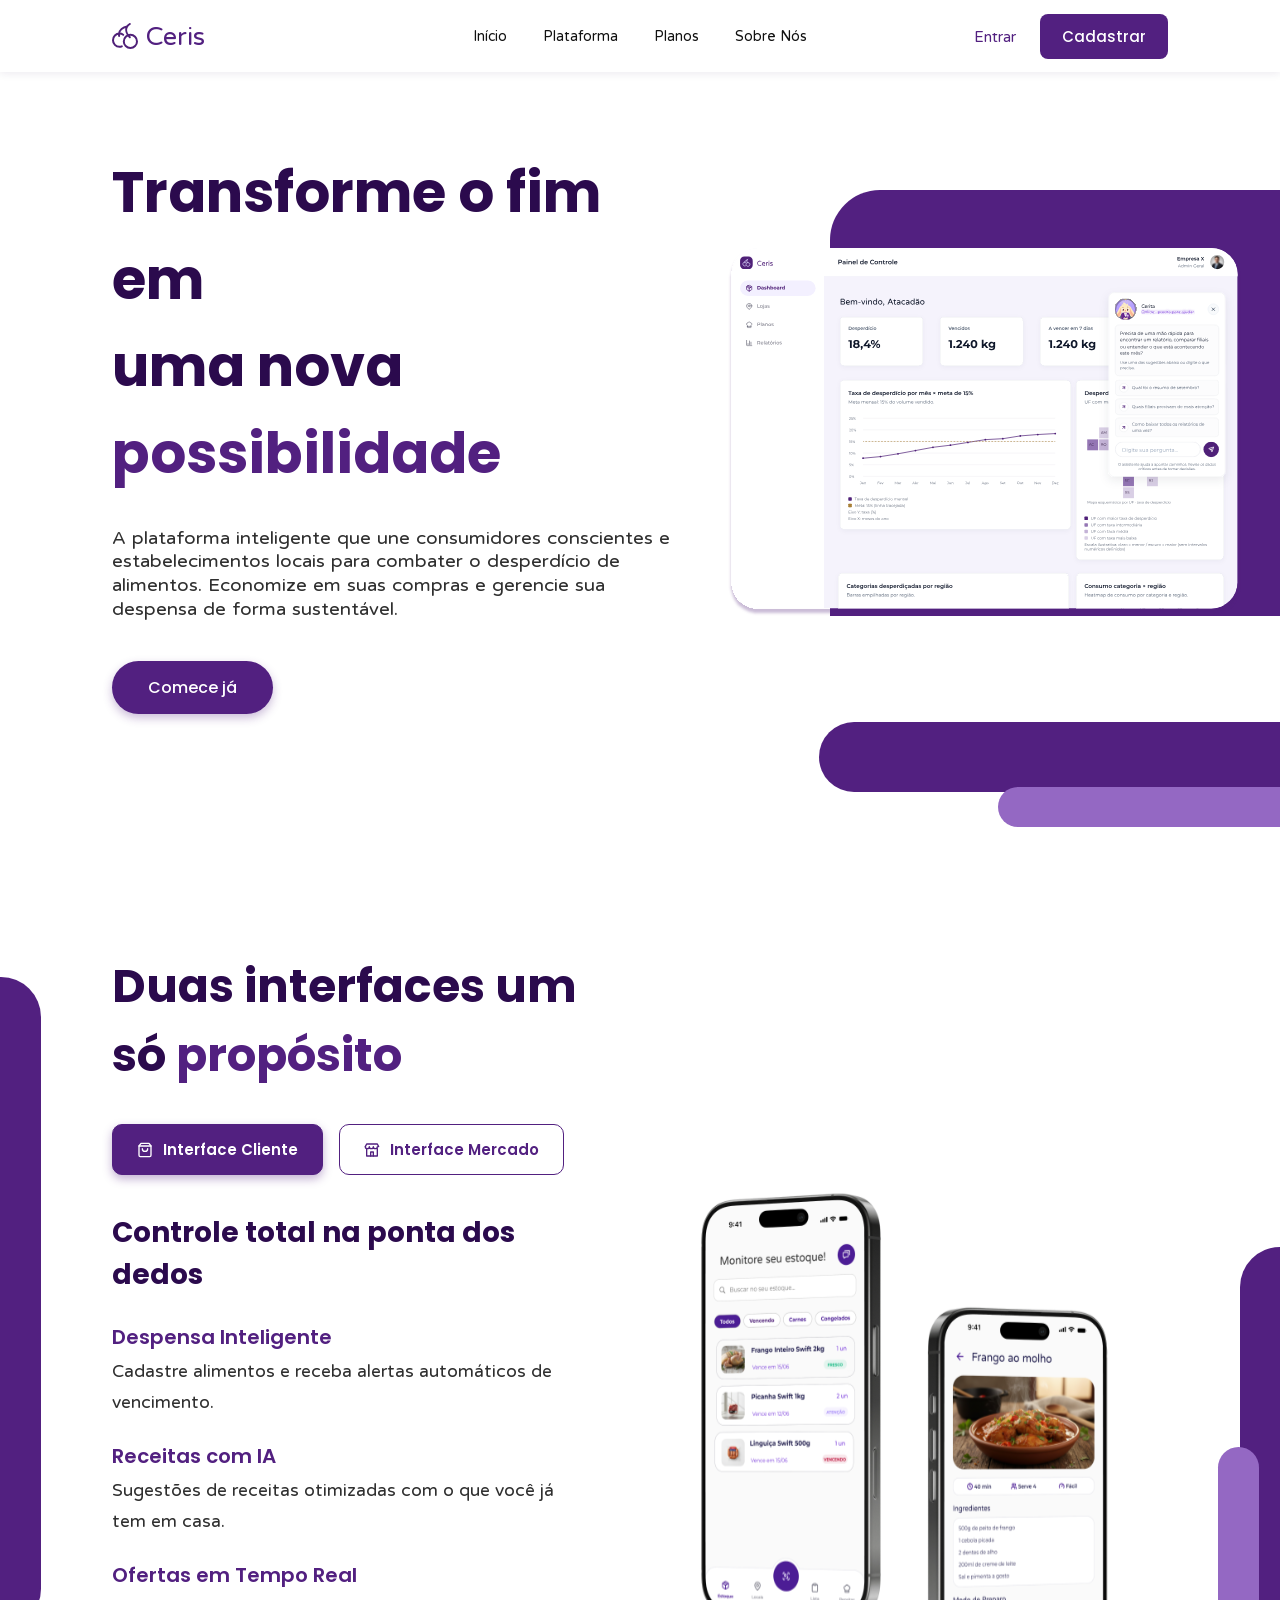
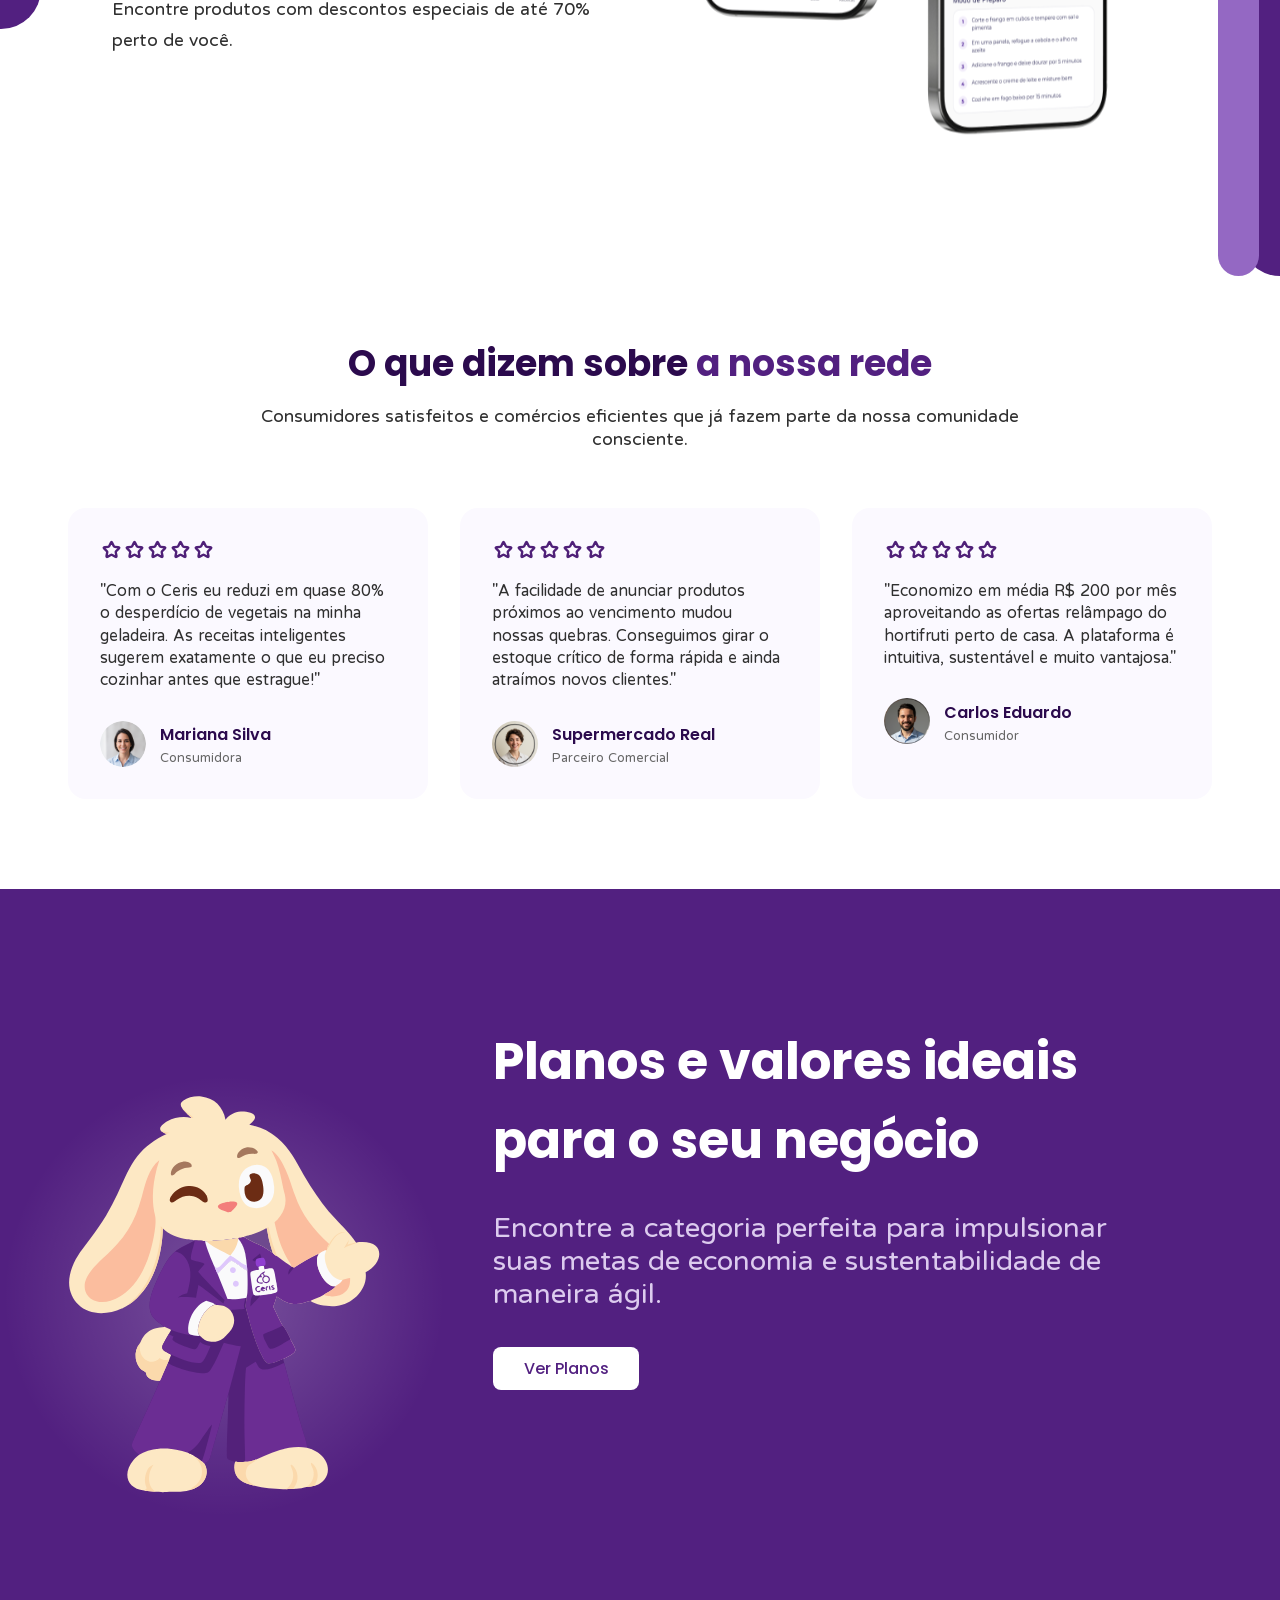
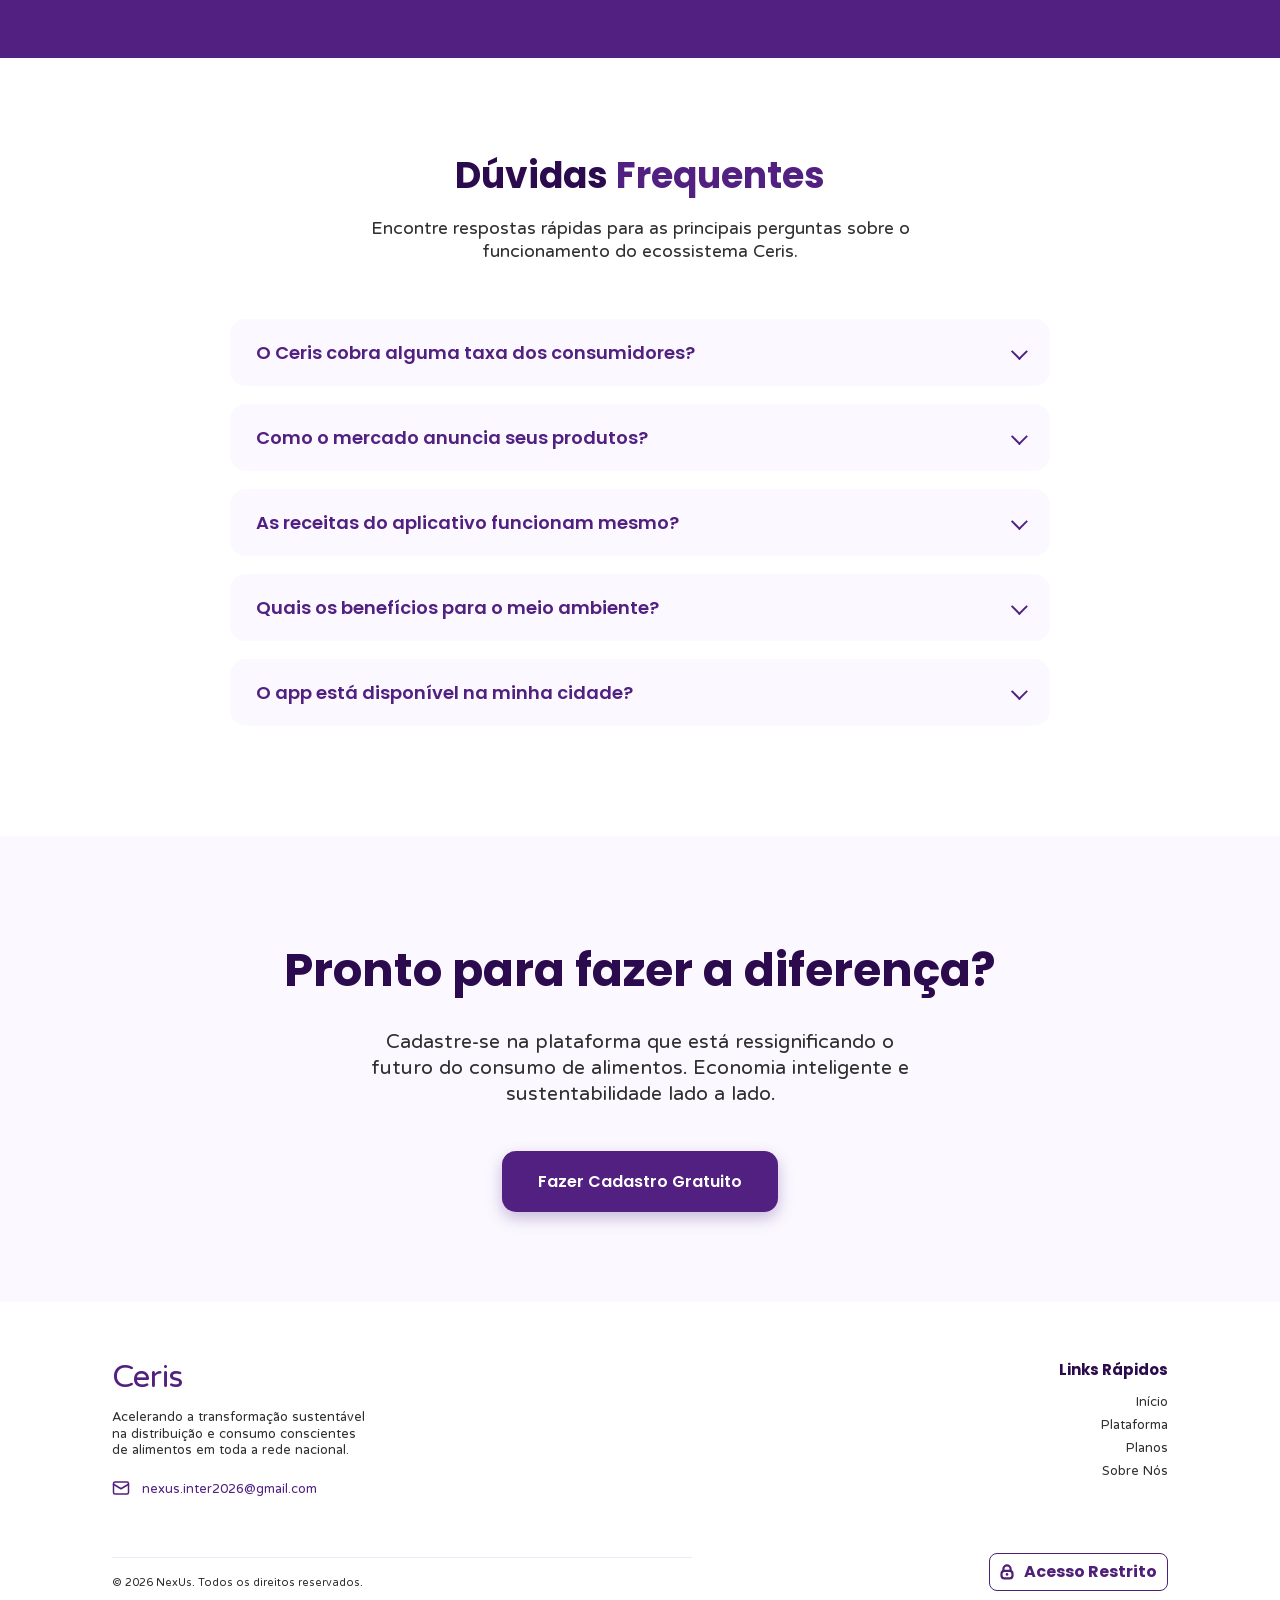
<file: src/main/webapp/index.html>
<!DOCTYPE html>
<html lang="pt-br">
<head>
    <meta charset="UTF-8">
    <meta name="viewport" content="width=device-width, initial-scale=1">
    <title>Ceris</title>
    <link rel="icon" type="image/x-icon" href="assets/favicon.ico">
    <link rel="stylesheet" href="css/index.css">
    <link rel="stylesheet" href="css/menu.css">

</head>
<body>

<header>
    <div class="container-header">
        <a href="index.html" class="marca">
            <img class="logo" src="assests/elements.svg" alt="Logo Ceris">
            <span>Ceris</span>
        </a>

        <nav id="menu-nav">
            <a href="index.html">Início</a>
            <a href="#plataforma">Plataforma</a>
            <a href="planos.html">Planos</a>
            <a href="sobre.html">Sobre Nós</a>
        </nav>

        <div class="acoes">
            <a class="entrar" href="login.html">Entrar</a>
            <a class="cadastrar" href="login.html">Cadastrar</a>
        </div>

        <button class="menu-toggle" id="menu-toggle" type="button"
                aria-label="Abrir menu" aria-expanded="false" aria-controls="menu-nav"
                onclick="const box=this.closest('.container-header'); const aberto=!box.classList.contains('menu-aberto'); box.classList.toggle('menu-aberto', aberto); this.classList.toggle('aberto', aberto); this.setAttribute('aria-expanded', String(aberto)); this.setAttribute('aria-label', aberto ? 'Fechar menu' : 'Abrir menu');">
            <span></span><span></span><span></span>
        </button>
    </div>
</header>
<main>

    <!-- Hero -->
    <section class="hero" id="proposito">
        <div class="hero-texto">
            <h1>Transforme o fim em<br>uma nova<br><span class="destaque">possibilidade</span></h1>
            <p>
                A plataforma inteligente que une consumidores conscientes e
                estabelecimentos locais para combater o desperdício de alimentos.
                Economize em suas compras e gerencie sua despensa de forma sustentável.
            </p>
            <a href="login.html" class="botao-comecar">Comece já</a>
        </div>

        <div class="hero-visual">
            <img src="assests/Frame 56.svg" alt="Painel de controle da plataforma Ceris">
        </div>

        <div class="barra-hero escura"></div>
        <div class="barra-hero clara"></div>
    </section>



    <!-- Duas interfaces (carrossel: arraste ou use os botões) -->
    <section class="interfaces" id="plataforma">

        <!-- parte fixa: título e botões não deslizam -->
        <div class="interfaces-cabecalho">
            <h2>Duas interfaces um<br>só <span class="destaque">propósito</span></h2>

            <div class="interfaces-botoes">
                <button class="botao-interface ativo" data-interface="cliente">
                    <svg viewBox="0 0 24 24" width="16" height="16" fill="none" stroke="currentColor" stroke-width="2" stroke-linecap="round" stroke-linejoin="round"><path d="M6 2 3 6v14a2 2 0 0 0 2 2h14a2 2 0 0 0 2-2V6l-3-4z"/><path d="M3 6h18"/><path d="M16 10a4 4 0 0 1-8 0"/></svg>
                    Interface Cliente
                </button>
                <button class="botao-interface" data-interface="mercado">
                    <svg viewBox="0 0 24 24" width="16" height="16" fill="none" stroke="currentColor" stroke-width="2" stroke-linecap="round" stroke-linejoin="round"><path d="m2 7 2-4h16l2 4"/><path d="M2 7a3 3 0 0 0 6 0 3 3 0 0 0 6 0 3 3 0 0 0 6 0"/><path d="M4 10v11h16V10"/><path d="M10 21v-6h4v6"/></svg>
                    Interface Mercado
                </button>
            </div>
        </div>


        <!-- parte que desliza: barras, subtítulo, lista e imagem -->
        <div class="carrossel" id="carrossel">

            <div class="carrossel-faixa">

                <!-- Slide: interface cliente -->
                <div class="slide" id="slide-cliente">
                    <!-- barras laterais deste slide -->
                    <div class="barra cliente-esquerda" aria-hidden="true"></div>
                    <div class="barra cliente-direita-escura" aria-hidden="true"></div>
                    <div class="barra cliente-direita-clara" aria-hidden="true"></div>

                    <div class="interfaces-texto">
                        <h3>Controle total na ponta dos dedos</h3>

                        <ul class="lista-interface" id="lista-cliente">
                            <li>
                                <strong>Despensa Inteligente</strong>
                                <p>Cadastre alimentos e receba alertas automáticos de vencimento.</p>
                            </li>
                            <li>
                                <strong>Receitas com IA</strong>
                                <p>Sugestões de receitas otimizadas com o que você já tem em casa.</p>
                            </li>
                            <li>
                                <strong>Ofertas em Tempo Real</strong>
                                <p>Encontre produtos com descontos especiais de até 70% perto de você.</p>
                            </li>
                        </ul>
                    </div>

                    <div class="interfaces-imagem">
                        <img class="imagem-interface" id="imagem-cliente" src="assests/iPhone 16 Pro.svg" alt="Aplicativo do cliente" draggable="false">
                    </div>
                </div>


                <!-- Slide: interface mercado -->
                <div class="slide" id="slide-mercado">
                    <!-- barras laterais deste slide -->
                    <div class="barra mercado-direita" aria-hidden="true"></div>
                    <div class="barra mercado-esquerda" aria-hidden="true"></div>

                    <div class="interfaces-texto">
                        <h3>Controle total na ponta dos dedos</h3>

                        <ul class="lista-interface" id="lista-mercado">
                            <li>
                                <strong>Divulgação Expressa</strong>
                                <p>Publique ofertas relâmpago de produtos próximos ao vencimento instantaneamente.</p>
                            </li>
                            <li>
                                <strong>Redução de Quebras</strong>
                                <p>Minimize o descarte de alimentos gerando novas receitas financeiras.</p>
                            </li>
                            <li>
                                <strong>Dashboard de Impacto</strong>
                                <p>Acompanhe relatórios de vendas, desperdício evitado e economia ambiental.</p>
                            </li>
                        </ul>
                    </div>

                    <div class="interfaces-imagem">
                        <img class="imagem-interface" id="imagem-mercado" src="assests/computador.svg" alt="Painel de relatórios do mercado" draggable="false">
                    </div>
                </div>

            </div>
        </div>
    </section>


    <!-- Depoimentos -->
    <section class="depoimentos">
        <h2>O que dizem sobre <span class="destaque">a nossa rede</span></h2>
        <p class="subtitulo-secao">
            Consumidores satisfeitos e comércios eficientes que já fazem parte da nossa comunidade consciente.
        </p>

        <div class="depoimentos-lista">
            <div class="depoimento">
                <span class="estrelas">★★★★★</span>
                <p>"Com o Ceris eu reduzi em quase 80% o desperdício de vegetais na minha geladeira. As receitas inteligentes sugerem exatamente o que eu preciso cozinhar antes que estrague!"</p>
                <div class="depoimento-autor">
                    <img src="assests/Rectangle.svg" alt="Mariana Silva">
                    <div><strong>Mariana Silva</strong><span>Consumidora</span></div>
                </div>
            </div>



            <div class="depoimento">
                <span class="estrelas">★★★★★</span>
                <p>"A facilidade de anunciar produtos próximos ao vencimento mudou nossas quebras. Conseguimos girar o estoque crítico de forma rápida e ainda atraímos novos clientes."</p>
                <div class="depoimento-autor">
                    <img src="assests/Rectangle (1).svg" alt="Supermercado Real">
                    <div><strong>Supermercado Real</strong><span>Parceiro Comercial</span></div>
                </div>
            </div>


            <div class="depoimento">
                <span class="estrelas">★★★★★</span>
                <p>"Economizo em média R$ 200 por mês aproveitando as ofertas relâmpago do hortifruti perto de casa. A plataforma é intuitiva, sustentável e muito vantajosa."</p>
                <div class="depoimento-autor">
                    <img src="assests/Rectangle (2).svg" alt="Carlos Eduardo">
                    <div><strong>Carlos Eduardo</strong><span>Consumidor</span></div>
                </div>
            </div>
        </div>
    </section>

    <!-- Planos (banner) -->
    <section class="planos-banner" id="planos">
        <div class="planos-mascote">
            <img src="assests/image%204%20%5BVectorized%5D.svg" alt="Mascote do Ceris">
        </div>

        <div class="planos-banner-texto">
            <h2>Planos e valores ideais<br>para o seu negócio</h2>
            <p>Encontre a categoria perfeita para impulsionar suas metas de economia e sustentabilidade de maneira ágil.</p>
            <a href="planos.html" class="botao-planos">Ver Planos</a>
        </div>
    </section>



    <!-- Dúvidas Frequentes -->
    <section class="duvidas">
        <h2>Dúvidas <span class="destaque">Frequentes</span></h2>
        <p class="subtitulo-secao">
            Encontre respostas rápidas para as principais perguntas sobre o funcionamento do ecossistema Ceris.
        </p>


        <div class="duvidas-lista">
            <div class="duvida">
                <button class="duvida-pergunta" aria-expanded="false">O Ceris cobra alguma taxa dos consumidores?</button>
                <div class="duvida-resposta"><p>Não, o download e uso do aplicativo pelo consumidor para encontrar ofertas de alimentos e gerenciar sua própria despensa é 100% gratuito.</p></div>
            </div>

            <div class="duvida">
                <button class="duvida-pergunta" aria-expanded="false">Como o mercado anuncia seus produtos?</button>
                <div class="duvida-resposta"><p>Através do nosso Site, o gerente do estabelecimento consegue cadastrar itens críticos que precisam girar rápido em menos de 1 minuto.</p></div>
            </div>

            <div class="duvida">
                <button class="duvida-pergunta" aria-expanded="false">As receitas do aplicativo funcionam mesmo?</button>
                <div class="duvida-resposta"><p>Sim! Nossa Inteligência Artificial lê a lista de ingredientes disponíveis cadastrados na sua despensa virtual e formula soluções viáveis de cozimento instantâneo.</p></div>
            </div>

            <div class="duvida">
                <button class="duvida-pergunta" aria-expanded="false">Quais os benefícios para o meio ambiente?</button>
                <div class="duvida-resposta"><p>A decomposição de alimentos no lixo produz gás metano, nocivo à atmosfera. Cada quilo de alimento consumido através do Ceris reduz diretamente essa emissão.</p></div>
            </div>

            <div class="duvida">
                <button class="duvida-pergunta" aria-expanded="false">O app está disponível na minha cidade?</button>
                <div class="duvida-resposta"><p>O Ceris está em expansão acelerada. Atualmente atendemos as principais capitais brasileiras e polos comerciais em constante crescimento.</p></div>
            </div>
        </div>
    </section>


    <!-- Chamada final -->
    <section class="chamada-final" id="sobre-nos">
        <h2>Pronto para fazer a diferença?</h2>
        <p>Cadastre-se na plataforma que está ressignificando o futuro do consumo de alimentos. Economia inteligente e sustentabilidade lado a lado.</p>
        <a href="login.html" class="botao-cadastro">Fazer Cadastro Gratuito</a>
    </section>

</main>


<footer>
    <div class="rodape-topo">
        <div class="rodape-sobre">
            <h3>Ceris</h3>
            <p>Acelerando a transformação sustentável na distribuição e consumo conscientes de alimentos em toda a rede nacional.</p>
            <a href="mailto:nexus.inter2026@gmail.com" class="rodape-email">
                <svg width="18" height="18" viewBox="0 0 24 24" fill="none" stroke="currentColor" stroke-width="2" stroke-linecap="round" stroke-linejoin="round"><rect x="2" y="4" width="20" height="16" rx="2"/><path d="m22 7-10 6L2 7"/></svg>
                nexus.inter2026@gmail.com
            </a>
        </div>


        <div class="rodape-links">
            <strong>Links Rápidos</strong>
            <a href="index.html">Início</a>
            <a href="#plataforma">Plataforma</a>
            <a href="planos.html">Planos</a>
            <a href="sobre.html">Sobre Nós</a>
        </div>
    </div>


    <div class="rodape-base">
        <p>© 2026 NexUs. Todos os direitos reservados.</p>
        <a href="restricao.html" class="acesso-restrito">
            <svg width="14" height="14" viewBox="0 0 24 24" fill="none" stroke="currentColor" stroke-width="2" stroke-linecap="round" stroke-linejoin="round"><rect x="3" y="11" width="18" height="11" rx="2"/><path d="M7 11V7a5 5 0 0 1 10 0v4"/></svg>
            Acesso Restrito
        </a>
    </div>
</footer>

<script>
    // Menu hambúrguer (celular)
    (() => {
        const box = document.querySelector('.container-header');
        const btn = document.getElementById('menu-toggle');
        if (!box || !btn) return;

        function setMenu(aberto) {
            box.classList.toggle('menu-aberto', aberto);
            btn.classList.toggle('aberto', aberto);
            btn.setAttribute('aria-expanded', aberto);
            btn.setAttribute('aria-label', aberto ? 'Fechar menu' : 'Abrir menu');
        }

        // fecha ao clicar em um link (importante pros links de âncora, como #plataforma)
        box.querySelectorAll('nav a, .acoes a').forEach(a => a.addEventListener('click', () => setMenu(false)));

        // fecha com ESC e ao voltar pra tela grande
        document.addEventListener('keydown', e => { if (e.key === 'Escape') setMenu(false); });
        window.addEventListener('resize', () => { if (window.innerWidth > 800) setMenu(false); });
    })();

</script>

<script src="JS/proposito.js"></script>
</body>
</html>
</file>
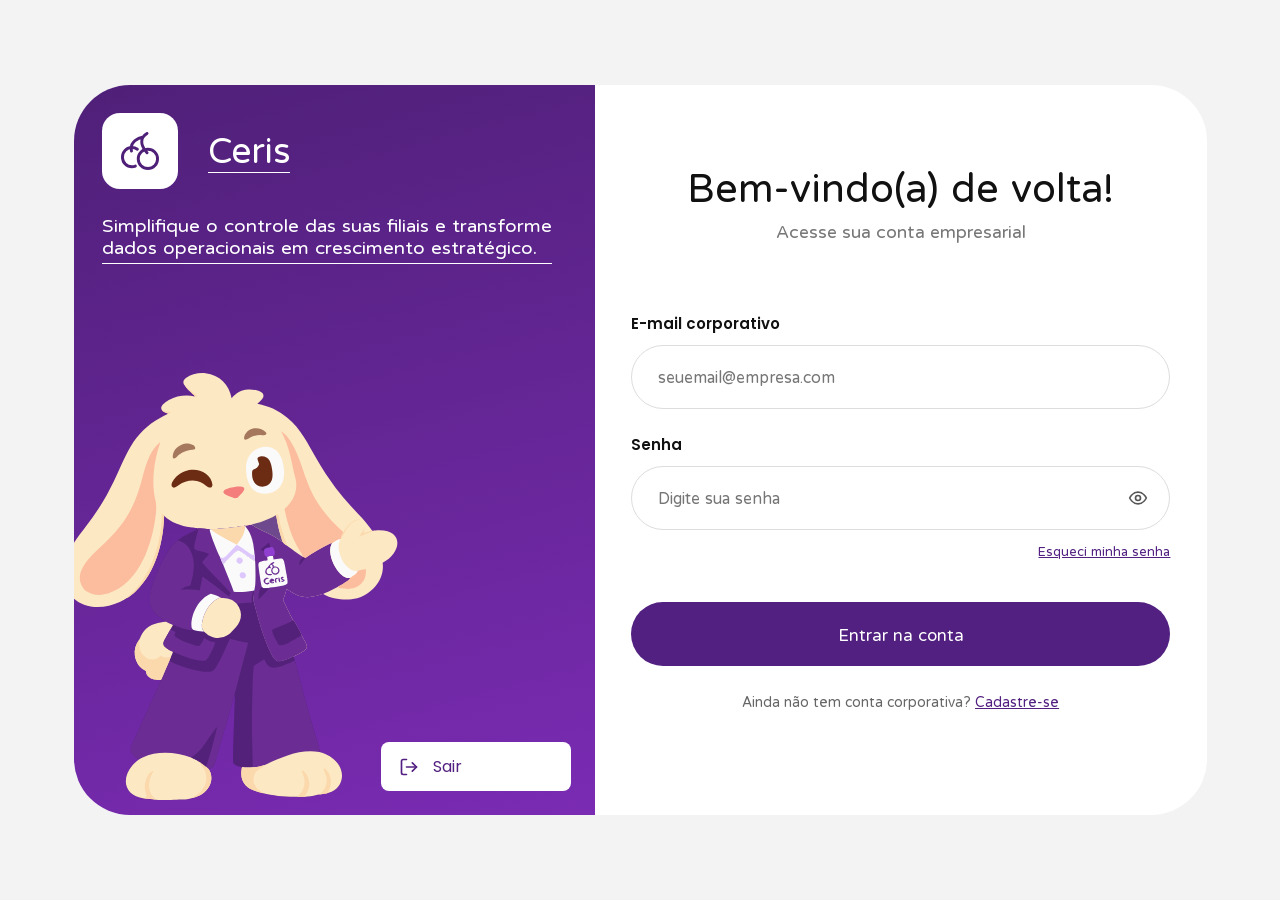
<file: src/main/webapp/login.html>
<!DOCTYPE html>
<html lang="pt-br">
<head>
    <meta charset="UTF-8">
    <meta name="viewport" content="width=device-width, initial-scale=1">
    <title>Entrar | Ceris</title>
    <link rel="icon" type="image/x-icon" href="assets/favicon.ico">
    <link rel="stylesheet" href="css/index.css">
    <link rel="stylesheet" href="css/login.css">
    <link rel="stylesheet" href="css/mobile.css">

    <!-- CELULAR/TABLET: a Cerita (mascote) deixa de ficar na frente do texto.
         Se preferir, mova este bloco para o final do css/login.css -->
    <style>
        @media (max-width: 1100px) {
            /* card sempre empilhado (lado roxo em cima, formulário embaixo) */
            body.pagina-login .login-cartao {
                flex-direction: column !important;
                min-height: 0 !important;
                border-radius: 28px;
            }
            body.pagina-login .login-form { width: 100% !important; }

            /* lado roxo vira uma coluna: logo, frase, Cerita e botão Sair, um embaixo do outro */
            body.pagina-login .login-lateral {
                display: flex !important;
                flex-direction: column;
                align-items: flex-start;
                width: 100%;
                min-height: 0 !important;
                padding: 24px;
            }

            body.pagina-login .login-marca { gap: 16px; }
            body.pagina-login .login-icone { width: 56px; height: 56px; border-radius: 14px; }
            body.pagina-login .login-icone img { width: 28px; }
            body.pagina-login .login-nome { font-size: 28px; }

            body.pagina-login .login-frase {
                position: relative;
                z-index: 2;
                max-width: 100%;
                margin-top: 20px;
                font-size: 17px;
                line-height: 1.25;
            }

            /* Cerita no fluxo normal da página (antes ficava absolute por cima do texto) */
            body.pagina-login .login-mascote {
                position: static !important;
                display: block;
                width: auto;
                height: 230px !important;
                max-width: 100%;
                margin: 20px auto 0;
            }

            /* botão Sair embaixo da Cerita, sem encostar nela */
            body.pagina-login .login-sair {
                position: static !important;
                width: 100%;
                justify-content: center;
                margin-top: 20px;
            }
            body.pagina-login .login-sair:hover,
            body.pagina-login .login-sair:focus-visible,
            body.pagina-login .login-sair:active { transform: scale(1.03); }

            /* reforço: especificidade máxima, caso o mobile.css tente mandar a Cerita de volta pra cima do texto */
            html body.pagina-login main.login-cartao aside.login-lateral img.login-mascote {
                position: static !important;
                left: auto !important;
                bottom: auto !important;
                display: block !important;
                height: 230px !important;
                width: auto !important;
                margin: 20px auto 0 !important;
            }
            html body.pagina-login main.login-cartao aside.login-lateral a.login-sair {
                position: static !important;
                right: auto !important;
                bottom: auto !important;
                width: 100% !important;
                margin-top: 20px !important;
            }
        }
    </style>
</head>
<body class="pagina-login">

<main class="login-cartao">

    <!-- Lado roxo -->
    <aside class="login-lateral">
        <div class="login-marca">
            <span class="login-icone"><img src="assests/elements.svg" alt="Logo Ceris"></span>
            <span class="login-nome">Ceris</span>
        </div>

        <p class="login-frase">Simplifique o controle das suas filiais e transforme dados operacionais em crescimento estratégico.</p>

        <img class="login-mascote" src="assests/image%204%20%5BVectorized%5D.svg" alt="Mascote do Ceris">

        <a href="index.html" class="login-sair">
            <svg width="20" height="20" viewBox="0 0 24 24" fill="none" stroke="currentColor" stroke-width="2" stroke-linecap="round" stroke-linejoin="round"><path d="M9 21H5a2 2 0 0 1-2-2V5a2 2 0 0 1 2-2h4"/><path d="m16 17 5-5-5-5"/><path d="M21 12H9"/></svg>
            Sair
        </a>
    </aside>
    <!-- Formulário -->
    <section class="login-form">
        <h1>Bem-vindo(a) de volta!</h1>
        <p class="login-sub">Acesse sua conta empresarial</p>

        <form id="form-login" action="login" method="post">
            <label for="email">E-mail corporativo</label>
            <input type="email" id="email" name="email" placeholder="seuemail@empresa.com" required>

            <label for="senha">Senha</label>
            <div class="campo-senha">
                <input type="password" id="senha" name="senha" placeholder="Digite sua senha" required>
                <button type="button" class="ver-senha" id="ver-senha" aria-label="Mostrar senha">
                    <svg width="20" height="20" viewBox="0 0 24 24" fill="none" stroke="currentColor" stroke-width="2" stroke-linecap="round" stroke-linejoin="round"><path d="M2 12s3.5-7 10-7 10 7 10 7-3.5 7-10 7S2 12 2 12z"/><circle cx="12" cy="12" r="3"/></svg>
                </button>
            </div>

            <a href="#" class="esqueci">Esqueci minha senha</a>

            <button type="submit" class="botao-entrar">Entrar na conta</button>
        </form>

        <p class="login-cadastro">Ainda não tem conta corporativa? <a href="#">Cadastre-se</a></p>
    </section>

</main>
<script>
    // mostrar / esconder senha
    const campoSenha = document.getElementById('senha');
    document.getElementById('ver-senha').addEventListener('click', () => {
        campoSenha.type = campoSenha.type === 'password' ? 'text' : 'password';
    });
</script>
</body>
</html>
</file>
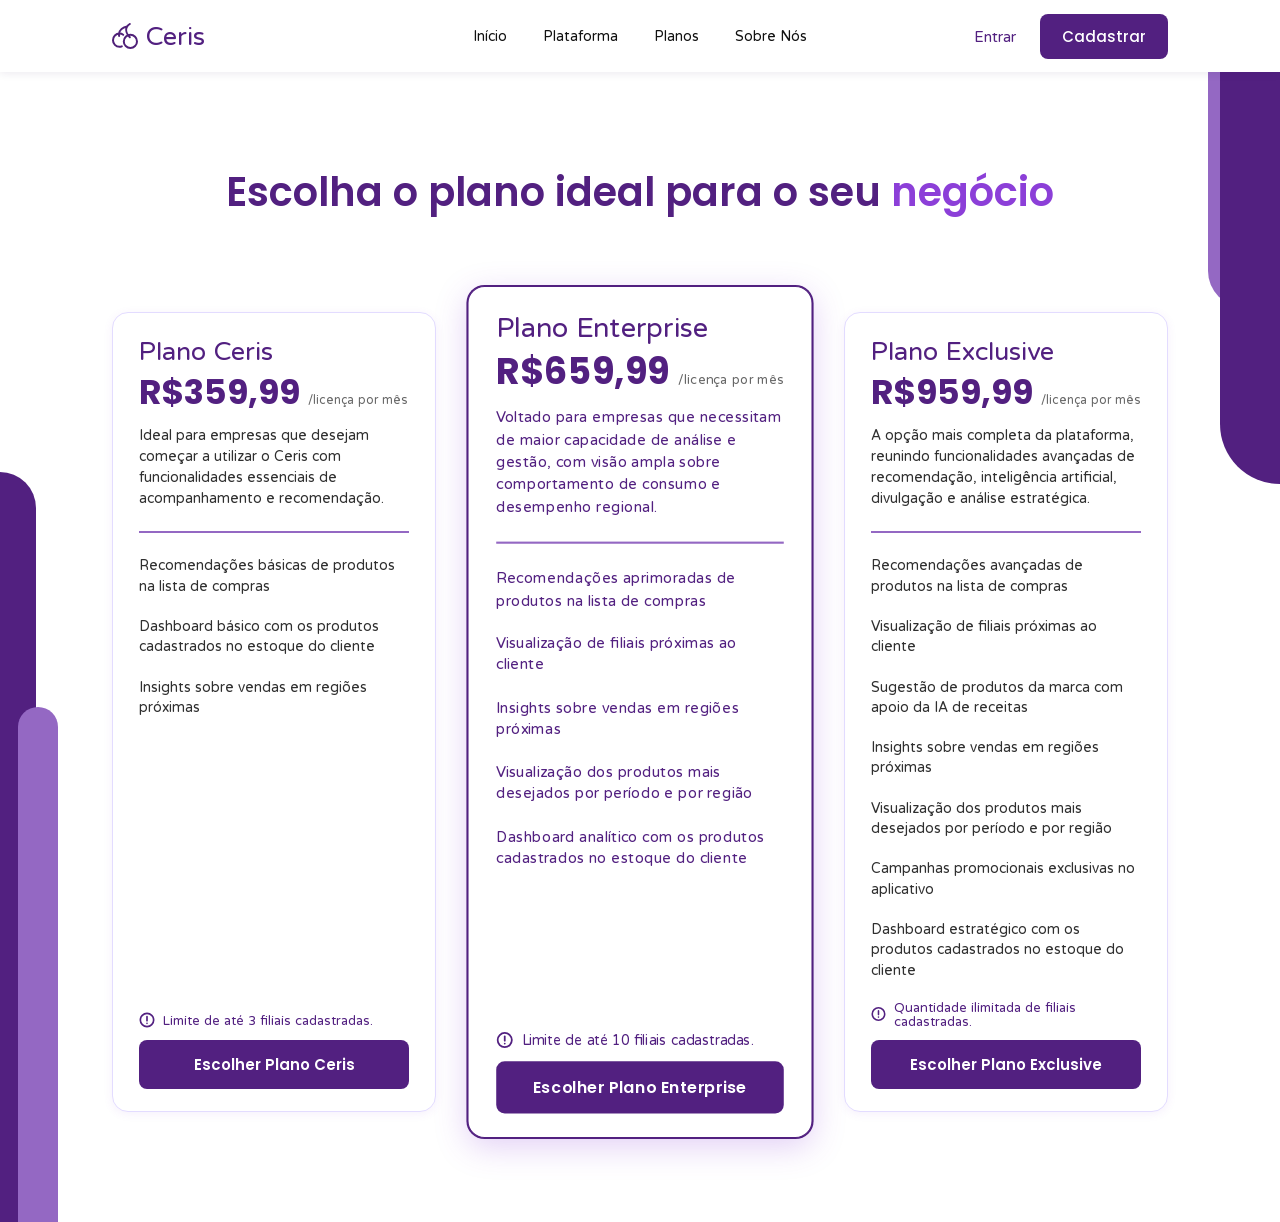
<file: src/main/webapp/planos.html>
<!DOCTYPE html>
<html lang="pt-br">
<head>
    <meta charset="UTF-8">
    <meta name="viewport" content="width=device-width, initial-scale=1">
    <title>Planos | Ceris</title>
    <link rel="icon" type="image/x-icon" href="assets/favicon.ico">

    <!-- Importação das fontes -->
    <style>
        @import url('https://fonts.googleapis.com/css2?family=Huninn&family=Poppins:wght@400;500;600;700&display=swap');

        :root {
            --roxo-escuro: #2b0a4d;
            --roxo: #522080;
            --roxo-claro: #9468c3;
            --fundo-suave: #fbf9ff;
            --texto: #2f2f2f;
        }

        * { margin: 0; padding: 0; box-sizing: border-box; }
        html { scroll-behavior: smooth; }
        body {
            font-family: 'Huninn', sans-serif;
            color: var(--texto);
            background: #fff;
            overflow-x: hidden;
        }
        img { max-width: 100%; }
        a { text-decoration: none; }
        h1, h2, h3, strong, button { font-family: 'Poppins', sans-serif; }

        /* ================= HEADER ================= */
        header {
            position: sticky;
            top: 0;
            z-index: 10;
            background: #fff;
            box-shadow: 0 2px 8px rgba(43, 10, 77, 0.08);
        }
        .container-header {
            position: relative;
            height: 72px;
            padding: 0 112px;
            display: flex;
            align-items: center;
            justify-content: space-between;
        }
        .marca { display: flex; align-items: center; gap: 8px; color: var(--roxo); }
        .marca span { font-size: 26px; }
        .logo { width: 26px; }
        nav {
            position: absolute;
            left: 50%;
            transform: translateX(-50%);
            display: flex;
            gap: 36px;
        }
        nav a { color: #111; font-size: 14px; }
        .acoes { display: flex; align-items: center; gap: 24px; }
        .entrar { color: var(--roxo); font-size: 15px; }
        .cadastrar {
            color: #fff;
            background: var(--roxo);
            font-family: 'Poppins', sans-serif;
            font-weight: 500;
            font-size: 15px;
            padding: 11px 22px;
            border-radius: 8px;
        }

        /* ================= PÁGINA DE PLANOS ================= */
        .planos-cards {
            position: relative;
            min-height: calc(100vh - 72px);
            padding: 90px 112px 110px;
            overflow: hidden;
        }
        .planos-cards h2 {
            text-align: center;
            font-size: 40px;
            font-weight: 600;
            color: var(--roxo);
            margin-bottom: 90px;
        }
        .destaque-vivo { color: #8c3fd8; }
        .planos-lista {
            position: relative;
            z-index: 2;
            display: flex;
            align-items: stretch;
            justify-content: center;
            gap: 42px;
        }
        .plano {
            position: relative;
            width: 360px;
            min-height: 620px;
            display: flex;
            flex-direction: column;
            padding: 24px 26px 22px;
            background: #fff;
            border: 1px solid #e3dcff;
            border-radius: 16px;
            box-shadow: 0 2px 10px rgba(140, 63, 216, 0.08);
            cursor: pointer;
            transition: transform .3s ease, box-shadow .3s ease, border-color .3s ease;
        }
        .plano h3 {
            font-family: 'Huninn', sans-serif;
            font-size: 26px;
            font-weight: 400;
            color: var(--roxo);
            margin-bottom: 8px;
        }
        .plano-preco {
            display: flex;
            flex-wrap: wrap;
            align-items: baseline;
            gap: 4px 8px;
            margin-bottom: 14px;
        }
        .plano-preco strong {
            font-size: 34px;
            font-weight: 700;
            line-height: 1.1;
            color: var(--roxo);
        }
        .plano-preco span { font-size: 12px; color: #666; }
        .plano-descricao {
            font-size: 14px;
            line-height: 1.5;
            padding-bottom: 22px;
            margin-bottom: 22px;
            border-bottom: 2px solid var(--roxo-claro);
            transition: color .3s ease;
        }
        .plano ul { flex-grow: 1; list-style: none; }
        .plano li { margin-bottom: 20px; font-size: 14px; line-height: 1.45; transition: color .3s ease; }
        .plano-limite {
            display: flex;
            align-items: center;
            gap: 8px;
            margin-bottom: 12px;
            font-size: 13px;
            color: var(--roxo);
        }
        .botao-plano {
            display: block;
            padding: 13px;
            text-align: center;
            font-family: 'Poppins', sans-serif;
            font-size: 15px;
            font-weight: 600;
            color: #fff;
            background: var(--roxo);
            border-radius: 8px;
            transition: background-color .3s ease;
        }
        .botao-plano::after {
            content: "";
            position: absolute;
            inset: 0;
            border-radius: 16px;
        }
        .botao-plano:focus-visible { outline: 3px solid var(--roxo-claro); outline-offset: 3px; }
        .plano:hover .botao-plano { background: var(--roxo-escuro); }

        .plano-destaque,
        .plano:hover,
        .plano:focus-within {
            border-color: var(--roxo);
            box-shadow: 0 0 0 1px var(--roxo), 0 8px 30px rgba(140, 63, 216, 0.25);
            transform: scale(1.065);
            z-index: 1;
        }
        .plano-destaque .plano-descricao,
        .plano-destaque li,
        .plano:hover .plano-descricao,
        .plano:hover li,
        .plano:focus-within .plano-descricao,
        .plano:focus-within li { color: var(--roxo); }

        .plano:hover,
        .plano:focus-within {
            transform: translateY(-12px) scale(1.065);
            z-index: 3;
        }
        .planos-lista:has(.plano:hover) .plano-destaque:not(:hover) {
            border-color: #e3dcff;
            box-shadow: 0 2px 10px rgba(140, 63, 216, 0.08);
            transform: none;
            z-index: auto;
        }
        .planos-lista:has(.plano:hover) .plano-destaque:not(:hover) .plano-descricao,
        .planos-lista:has(.plano:hover) .plano-destaque:not(:hover) li { color: var(--texto); }

        .aba-plano { position: absolute; }
        .esquerda-escura { left: 0; top: 400px; bottom: 0; width: 36px; background: var(--roxo); border-radius: 0 50px 0 0; }
        .esquerda-clara { left: 18px; top: 635px; bottom: 0; width: 40px; background: var(--roxo-claro); border-radius: 20px 20px 0 0; z-index: 1; }
        .direita-clara { right: 0; top: 0; width: 72px; height: 235px; background: var(--roxo-claro); border-radius: 0 0 36px 36px; }
        .direita-escura { right: 0; top: 0; width: 60px; height: 412px; background: var(--roxo); border-radius: 0 0 0 60px; z-index: 1; }

        /* ================= RESPONSIVIDADE (TUDO AQUI DENTRO) ================= */

        /* Notebooks menores */
        @media (max-width: 1100px) {
            .container-header { padding: 0 48px; }
            .planos-cards { padding-left: 48px; padding-right: 48px; }
            .planos-lista { flex-wrap: wrap; }
        }

        /* Tablets e Celulares Grandes */
        @media (max-width: 950px) {
            /* Arruma o Header para não encavalar */
            .container-header {
                height: auto;
                flex-wrap: wrap;
                padding: 16px 24px;
                gap: 12px;
            }
            nav {
                position: static;
                transform: none;
                order: 3;
                width: 100%;
                justify-content: center;
                flex-wrap: wrap;
                gap: 10px 24px;
                padding-top: 12px;
                border-top: 1px solid #f0eaff;
            }
            .acoes {
                margin-left: auto;
            }
            /* Esconde as abas roxas que ficam nas pontas */
            .aba-plano { display: none; }
        }

        /* Celulares */
        @media (max-width: 800px) {
            .container-header { padding: 12px 20px; }
            .marca span { font-size: 22px; }
            .logo { width: 22px; }
            .acoes { gap: 12px; }
            .entrar { font-size: 14px; }
            .cadastrar { padding: 9px 16px; font-size: 14px; }

            .planos-cards { padding: 40px 20px 60px; }
            .planos-cards h2 { font-size: 28px; margin-bottom: 40px; line-height: 1.3; }
            .planos-lista { flex-direction: column; align-items: center; gap: 24px; }
            .plano { width: 100%; max-width: 400px; min-height: 0; }
            .plano ul { margin-bottom: 24px; }
            .plano-destaque { transform: none; }
            .plano:hover, .plano:focus-within { transform: translateY(-6px); }
        }
    </style>
</head>
<body>

<header>
    <div class="container-header">
        <a href="index.html" class="marca">
            <img class="logo" src="assests/elements.svg" alt="Logo Ceris">
            <span>Ceris</span>
        </a>

        <nav>
            <a href="index.html">Início</a>
            <a href="index.html">Plataforma</a>
            <a href="planos.html">Planos</a>
            <a href="sobre.html">Sobre Nós</a>
        </nav>

        <div class="acoes">
            <a class="entrar" href="#">Entrar</a>
            <a class="cadastrar" href="#">Cadastrar</a>
        </div>
    </div>
</header>


<main>
    <section class="planos-cards">
        <div class="aba-plano esquerda-escura"></div>
        <div class="aba-plano esquerda-clara"></div>
        <div class="aba-plano direita-clara"></div>
        <div class="aba-plano direita-escura"></div>

        <h2>Escolha o plano ideal para o seu <span class="destaque-vivo">negócio</span></h2>

        <div class="planos-lista">

            <div class="plano">
                <h3>Plano Ceris</h3>
                <p class="plano-preco"><strong>R$359,99</strong> <span>/licença por mês</span></p>
                <p class="plano-descricao">Ideal para empresas que desejam começar a utilizar o Ceris com funcionalidades essenciais de acompanhamento e recomendação.</p>
                <ul>
                    <li>Recomendações básicas de produtos na lista de compras</li>
                    <li>Dashboard básico com os produtos cadastrados no estoque do cliente</li>
                    <li>Insights sobre vendas em regiões próximas</li>
                </ul>

                <p class="plano-limite">
                    <svg width="16" height="16" viewBox="0 0 24 24" fill="none" stroke="currentColor" stroke-width="2.5" stroke-linecap="round"><circle cx="12" cy="12" r="10"/><path d="M12 7v6"/><path d="M12 17h.01"/></svg>
                    Limite de até 3 filiais cadastradas.
                </p>
                <a href="#" class="botao-plano">Escolher Plano Ceris</a>
            </div>

            <div class="plano plano-destaque">
                <h3>Plano Enterprise</h3>
                <p class="plano-preco"><strong>R$659,99</strong> <span>/licença por mês</span></p>
                <p class="plano-descricao">Voltado para empresas que necessitam de maior capacidade de análise e gestão, com visão ampla sobre comportamento de consumo e desempenho regional.</p>
                <ul>
                    <li>Recomendações aprimoradas de produtos na lista de compras</li>
                    <li>Visualização de filiais próximas ao cliente</li>
                    <li>Insights sobre vendas em regiões próximas</li>
                    <li>Visualização dos produtos mais desejados por período e por região</li>
                    <li>Dashboard analítico com os produtos cadastrados no estoque do cliente</li>
                </ul>

                <p class="plano-limite">
                    <svg width="16" height="16" viewBox="0 0 24 24" fill="none" stroke="currentColor" stroke-width="2.5" stroke-linecap="round"><circle cx="12" cy="12" r="10"/><path d="M12 7v6"/><path d="M12 17h.01"/></svg>
                    Limite de até 10 filiais cadastradas.
                </p>
                <a href="#" class="botao-plano">Escolher Plano Enterprise</a>
            </div>

            <div class="plano">
                <h3>Plano Exclusive</h3>
                <p class="plano-preco"><strong>R$959,99</strong> <span>/licença por mês</span></p>
                <p class="plano-descricao">A opção mais completa da plataforma, reunindo funcionalidades avançadas de recomendação, inteligência artificial, divulgação e análise estratégica.</p>
                <ul>
                    <li>Recomendações avançadas de produtos na lista de compras</li>
                    <li>Visualização de filiais próximas ao cliente</li>
                    <li>Sugestão de produtos da marca com apoio da IA de receitas</li>
                    <li>Insights sobre vendas em regiões próximas</li>
                    <li>Visualização dos produtos mais desejados por período e por região</li>
                    <li>Campanhas promocionais exclusivas no aplicativo</li>
                    <li>Dashboard estratégico com os produtos cadastrados no estoque do cliente</li>
                </ul>

                <p class="plano-limite">
                    <svg width="16" height="16" viewBox="0 0 24 24" fill="none" stroke="currentColor" stroke-width="2.5" stroke-linecap="round"><circle cx="12" cy="12" r="10"/><path d="M12 7v6"/><path d="M12 17h.01"/></svg>
                    Quantidade ilimitada de filiais cadastradas.
                </p>
                <a href="#" class="botao-plano">Escolher Plano Exclusive</a>
            </div>

        </div>
    </section>
</main>

</body>
</html>
</file>
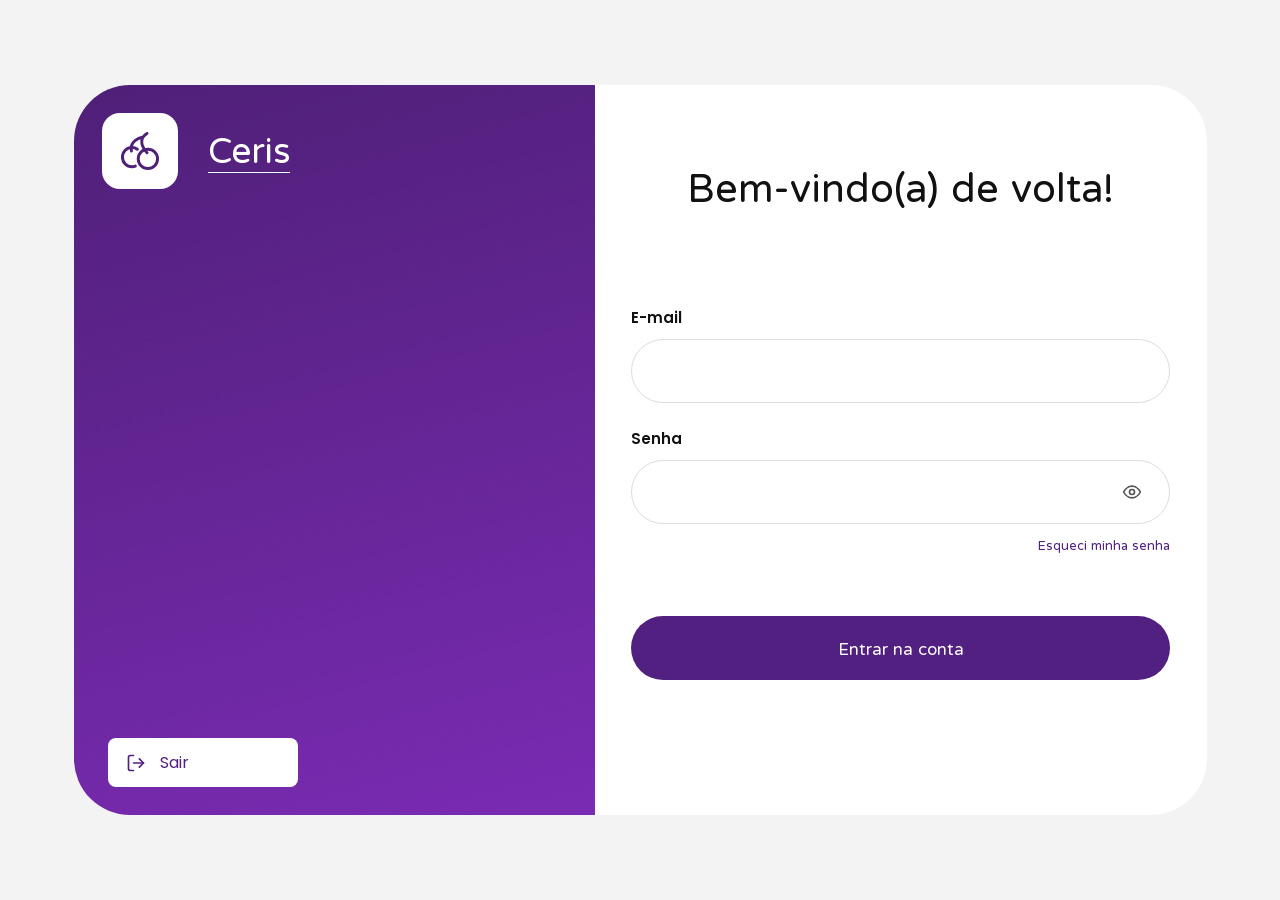
<file: src/main/webapp/restricao.html>
<!DOCTYPE html>
<html lang="pt-br">
<head>
    <meta charset="UTF-8">
    <meta name="viewport" content="width=device-width, initial-scale=1">
    <meta name="robots" content="noindex">
    <title>Acesso Restrito | Ceris</title>
    <link rel="icon" type="image/x-icon" href="assets/favicon.ico">
    <link rel="stylesheet" href="css/index.css">
    <link rel="stylesheet" href="css/login.css">
    <link rel="stylesheet" href="css/restricao.css">
    <link rel="stylesheet" href="css/mobile.css">
</head>
<body class="pagina-login">

<main class="login-cartao">

    <!-- Lado roxo -->
    <aside class="login-lateral">
        <a href="index.html" class="login-marca" aria-label="Voltar para o início">
            <span class="login-icone"><img src="assests/elements.svg" alt="Logo Ceris"></span>
            <span class="login-nome">Ceris</span>
        </a>

        <a href="index.html" class="login-sair">
            <svg width="20" height="20" viewBox="0 0 24 24" fill="none" stroke="currentColor" stroke-width="2" stroke-linecap="round" stroke-linejoin="round"><path d="M9 21H5a2 2 0 0 1-2-2V5a2 2 0 0 1 2-2h4"/><path d="m16 17 5-5-5-5"/><path d="M21 12H9"/></svg>
            Sair
        </a>
    </aside>
    <!-- Formulário -->
    <section class="login-form">
        <h1>Bem-vindo(a) de volta!</h1>

        <form id="form-acesso" action="login" method="post" novalidate>
            <label for="email">E-mail</label>
            <input type="email" id="email" name="email" autocomplete="username" required>

            <label for="senha">Senha</label>
            <div class="campo-senha">
                <input type="password" id="senha" name="senha" autocomplete="current-password" required>
                <button type="button" class="ver-senha" id="ver-senha" aria-label="Mostrar senha" aria-pressed="false">
                    <svg class="icone-olho" width="20" height="20" viewBox="0 0 24 24" fill="none" stroke="currentColor" stroke-width="2" stroke-linecap="round" stroke-linejoin="round"><path d="M2 12s3.5-7 10-7 10 7 10 7-3.5 7-10 7S2 12 2 12z"/><circle cx="12" cy="12" r="3"/></svg>
                    <svg class="icone-olho-fechado" width="20" height="20" viewBox="0 0 24 24" fill="none" stroke="currentColor" stroke-width="2" stroke-linecap="round" stroke-linejoin="round"><path d="M17.94 17.94A10.07 10.07 0 0 1 12 19c-6.5 0-10-7-10-7a18.5 18.5 0 0 1 5.06-5.94"/><path d="M9.9 4.24A9.12 9.12 0 0 1 12 4c6.5 0 10 7 10 7a18.5 18.5 0 0 1-2.16 3.19"/><path d="M14.12 14.12a3 3 0 1 1-4.24-4.24"/><path d="m1 1 22 22"/></svg>
                </button>
            </div>

            <a href="#" class="esqueci">Esqueci minha senha</a>

            <p class="mensagem-erro" id="mensagem-erro" role="alert" hidden></p>

            <button type="submit" class="botao-entrar">Entrar na conta</button>
        </form>
    </section>

</main>
<script>
    const formulario = document.getElementById('form-acesso');
    const campoEmail = document.getElementById('email');
    const campoSenha = document.getElementById('senha');
    const botaoVer = document.getElementById('ver-senha');
    const mensagemErro = document.getElementById('mensagem-erro');


    // mostrar / esconder senha
    botaoVer.addEventListener('click', () => {
        const mostrando = campoSenha.type === 'text';
        campoSenha.type = mostrando ? 'password' : 'text';
        botaoVer.classList.toggle('mostrando', !mostrando);
        botaoVer.setAttribute('aria-pressed', String(!mostrando));
        botaoVer.setAttribute('aria-label', mostrando ? 'Mostrar senha' : 'Esconder senha');
    });

    // limpa a mensagem de erro quando a pessoa volta a digitar
    [campoEmail, campoSenha].forEach((campo) => {
        campo.addEventListener('input', () => { mensagemErro.hidden = true; });
    });

    formulario.addEventListener('submit', (e) => {
        if (!campoEmail.value.trim() || !campoEmail.checkValidity()) {
            e.preventDefault();
            mensagemErro.textContent = 'Digite um e-mail válido.';
            mensagemErro.hidden = false;
            campoEmail.focus();
            return;
        }

        if (!campoSenha.value) {
            e.preventDefault();
            mensagemErro.textContent = 'Digite sua senha.';
            mensagemErro.hidden = false;
            campoSenha.focus();
            return;
        }
    });
</script>
</body>
</html>
</file>
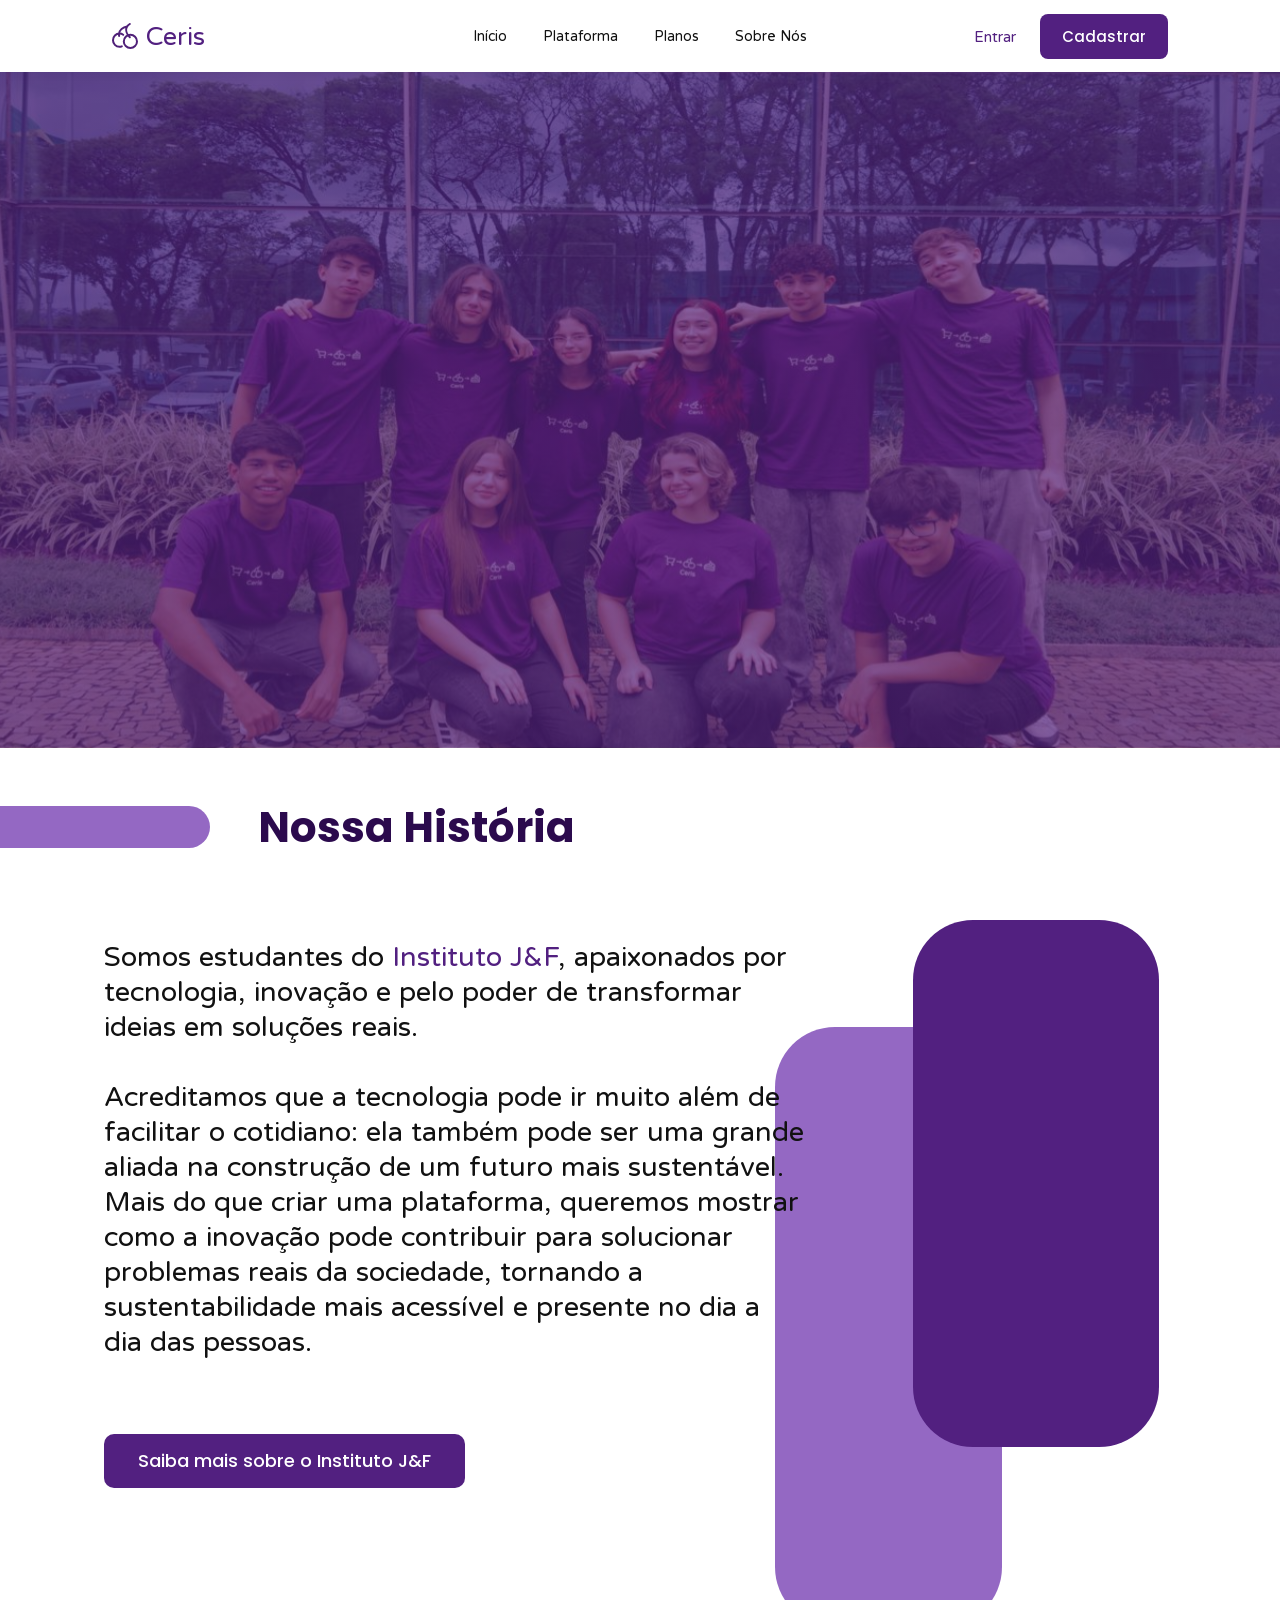
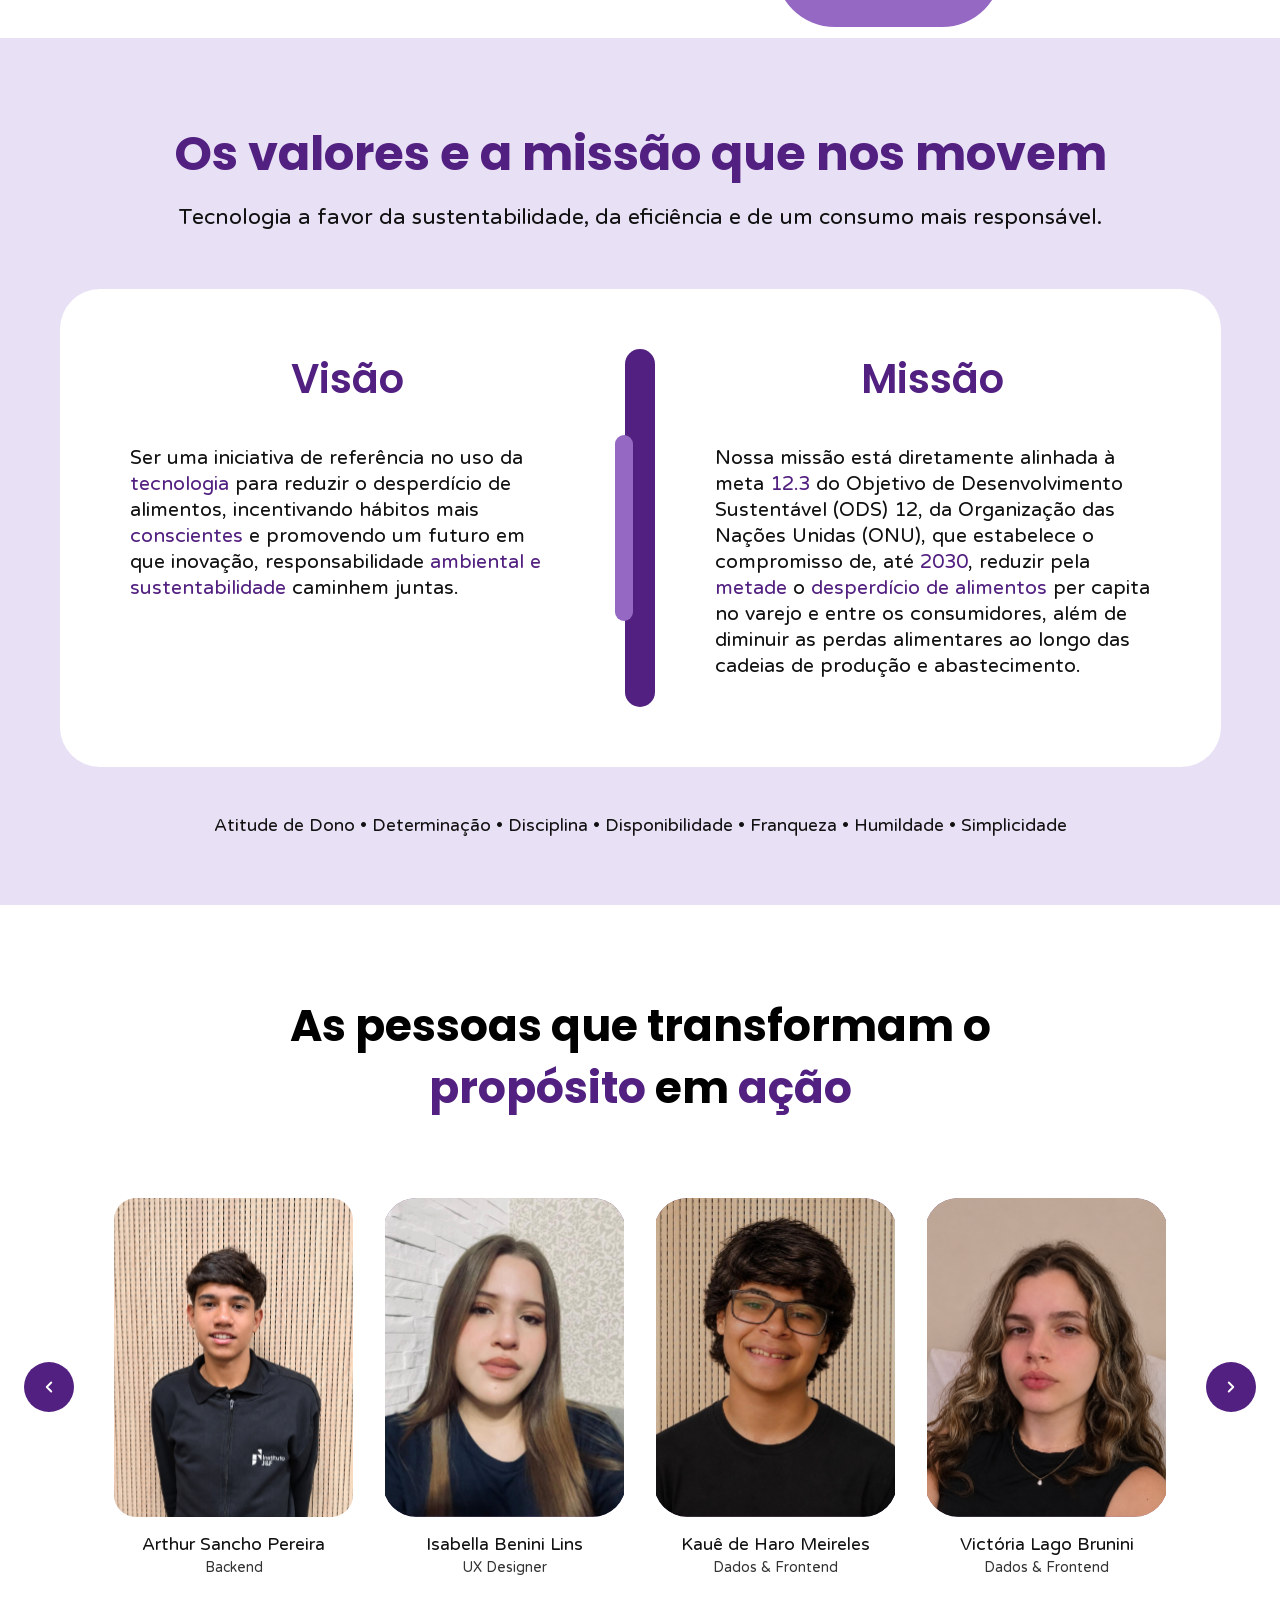
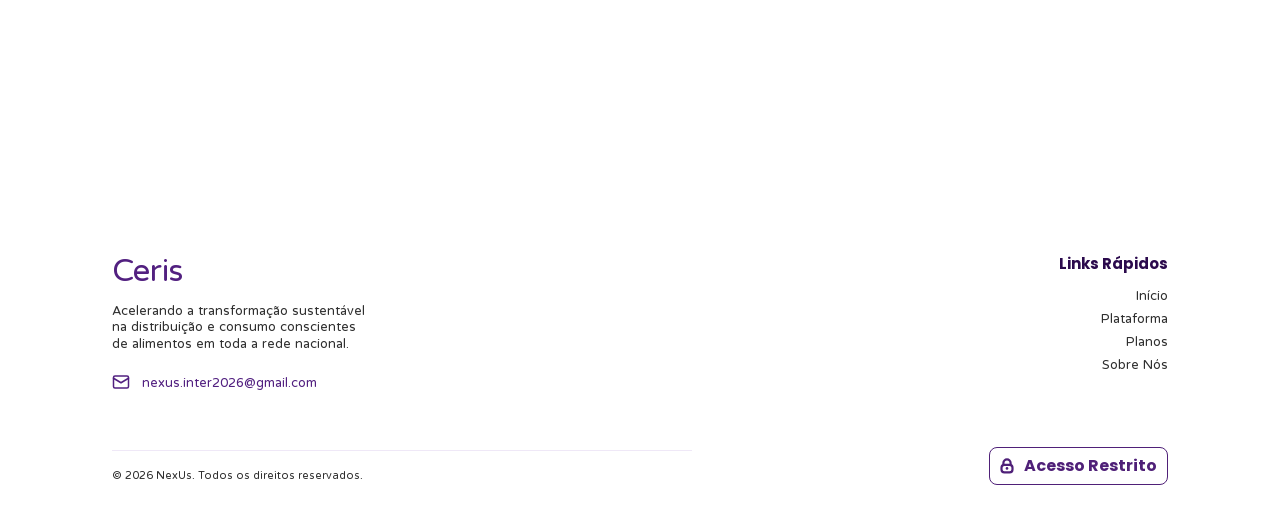
<file: src/main/webapp/sobre.html>
<!DOCTYPE html>
<html lang="pt-br">
<head>
    <meta charset="UTF-8">
    <meta name="viewport" content="width=device-width, initial-scale=1">
    <title>Sobre Nós | Ceris</title>
    <link rel="icon" type="image/x-icon" href="assets/favicon.ico">
    <link rel="stylesheet" href="css/index.css">
    <link rel="stylesheet" href="css/sobre.css">
    <link rel="stylesheet" href="css/equipe.css">
    <link rel="stylesheet" href="css/mobile.css">
    <style>
        /* ===== MENU HAMBÚRGUER (só celular) =====
           Use em TODAS as páginas: index, planos, sobre, login...
           <link rel="stylesheet" href="css/menu.css">  (por ÚLTIMO, depois dos outros css) */

        .menu-toggle { display: none; }

        @keyframes menuEntrar {
            from { opacity: 0; transform: translateY(-6px); }
            to   { opacity: 1; transform: none; }
        }

        @media (max-width: 800px) {
            header { z-index: 1000; }

            header .container-header {
                display: flex !important;
                flex-wrap: wrap !important;
                align-items: center !important;
                justify-content: space-between !important;
                height: auto !important;
                min-height: 60px;
                padding: 10px 20px !important;
                gap: 0 !important;
                overflow: visible !important;
            }

            /* botão hambúrguer (sempre visível no celular) */
            header .menu-toggle {
                display: flex !important;
                flex-direction: column;
                justify-content: center;
                gap: 5px;
                flex: none;
                width: 44px;
                height: 44px;
                padding: 10px;
                margin-left: auto;
                background: none;
                border: none;
                border-radius: 8px;
                cursor: pointer;
                touch-action: manipulation;
                -webkit-tap-highlight-color: transparent;
            }
            header .menu-toggle span {
                display: block !important;
                width: 100%;
                height: 3px;
                background: var(--roxo, #522080);
                border-radius: 3px;
                transition: transform .18s ease, opacity .18s ease;
            }
            /* vira "X" quando aberto */
            header .menu-toggle.aberto span:nth-child(1) { transform: translateY(8px) rotate(45deg); }
            header .menu-toggle.aberto span:nth-child(2) { opacity: 0; }
            header .menu-toggle.aberto span:nth-child(3) { transform: translateY(-8px) rotate(-45deg); }

            /* links: escondidos até abrir */
            header .container-header nav {
                display: none !important;
                position: static !important;
                left: auto !important;
                transform: none !important;
                order: 3;
                width: 100%;
                flex-direction: column;
                align-items: stretch;
                justify-content: flex-start;
                gap: 0 !important;
                margin-top: 10px;
                padding-top: 0 !important;
                border-top: 1px solid #f0eaff;
            }
            header .container-header nav a {
                padding: 14px 4px;
                font-size: 16px;
                border-bottom: 1px solid #f6f0fc;
                touch-action: manipulation;
            }

            /* Entrar / Cadastrar: também dentro do menu */
            header .container-header .acoes {
                display: none !important;
                order: 4;
                width: 100%;
                margin-left: 0 !important;
                gap: 12px !important;
                padding: 16px 0 6px;
            }
            header .container-header .acoes a {
                flex: 1;
                text-align: center;
                padding: 12px;
                border-radius: 8px;
            }
            header .container-header .entrar { border: 1.5px solid var(--roxo, #522080); }

            /* menu aberto */
            header .container-header.menu-aberto nav,
            header .container-header.menu-aberto .acoes {
                display: flex !important;
                animation: menuEntrar .18s ease-out;
            }
        }

        @media (prefers-reduced-motion: reduce) {
            header .menu-toggle span,
            header .container-header.menu-aberto nav,
            header .container-header.menu-aberto .acoes { transition: none; animation: none; }
        }

    </style>
</head>
<body>

<header>
    <div class="container-header">
        <a href="index.html" class="marca">
            <img class="logo" src="assests/elements.svg" alt="Logo Ceris">
            <span>Ceris</span>
        </a>

        <nav id="menu-nav">
            <a href="index.html">Início</a>
            <a href="index.html#plataforma">Plataforma</a>
            <a href="planos.html">Planos</a>
            <a href="sobre.html">Sobre Nós</a>
        </nav>

        <div class="acoes">
            <a class="entrar" href="login.html">Entrar</a>
            <a class="cadastrar" href="login.html">Cadastrar</a>
        </div>

        <button class="menu-toggle" id="menu-toggle" type="button"
                aria-label="Abrir menu" aria-expanded="false" aria-controls="menu-nav">
            <span></span><span></span><span></span>
        </button>
    </div>
</header>

<main>

    <!-- Banner roxo -->
    <section class="sobre-hero"></section>

    <!-- Nossa História -->
    <section class="historia">
        <div class="forma-clara"></div>
        <div class="forma-escura"></div>

        <div class="historia-titulo">
            <div class="barra-titulo"></div>
            <h2>Nossa História</h2>
        </div>

        <div class="historia-texto">
            <p>
                Somos estudantes do <span class="destaque">Instituto J&amp;F</span>,
                apaixonados por tecnologia, inovação e pelo poder de transformar
                ideias em soluções reais.
            </p>
            <p>
                Acreditamos que a tecnologia pode ir muito além de facilitar o cotidiano:
                ela também pode ser uma grande aliada na construção de um futuro mais sustentável.<br>
                Mais do que criar uma plataforma, queremos mostrar como a inovação pode
                contribuir para solucionar problemas reais da sociedade, tornando a
                sustentabilidade mais acessível e presente no dia a dia das pessoas.
            </p>

            <a href="https://institutojef.org.br/" target="_blank" rel="noopener" class="botao-instituto">
                Saiba mais sobre o Instituto J&amp;F
            </a>
        </div>
    </section>


    <!-- Valores e missão -->
    <section class="valores">
        <h2>Os valores e a missão que nos movem</h2>
        <p class="valores-sub">Tecnologia a favor da sustentabilidade, da eficiência e de um consumo mais responsável.</p>

        <div class="valores-cartao">
            <div class="valores-coluna">
                <h3>Visão</h3>
                <p>
                    Ser uma iniciativa de referência no uso da <span class="destaque">tecnologia</span>
                    para reduzir o desperdício de alimentos, incentivando hábitos mais
                    <span class="destaque">conscientes</span> e promovendo um futuro em que inovação,
                    responsabilidade <span class="destaque">ambiental e sustentabilidade</span> caminhem juntas.
                </p>
            </div>

            <div class="valores-divisor"></div>

            <div class="valores-coluna">
                <h3>Missão</h3>
                <p>
                    Nossa missão está diretamente alinhada à meta <span class="destaque">12.3</span>
                    do Objetivo de Desenvolvimento Sustentável (ODS) 12, da Organização das Nações
                    Unidas (ONU), que estabelece o compromisso de, até <span class="destaque">2030</span>,
                    reduzir pela <span class="destaque">metade</span> o
                    <span class="destaque">desperdício de alimentos</span> per capita no varejo e entre
                    os consumidores, além de diminuir as perdas alimentares ao longo das cadeias de
                    produção e abastecimento.
                </p>
            </div>
        </div>

        <p class="valores-lista">
            Atitude de Dono • Determinação • Disciplina • Disponibilidade • Franqueza • Humildade • Simplicidade
        </p>
    </section>


    <!-- Equipe: carrossel dos integrantes -->
    <section class="equipe">
        <h2>As pessoas que transformam o<br><span class="destaque">propósito</span> em <span class="destaque">ação</span></h2>

        <div class="equipe-carrossel" id="equipe-carrossel" role="group" aria-roledescription="carrossel" aria-label="Integrantes da equipe">

            <button type="button" class="equipe-seta anterior" aria-label="Integrante anterior">
                <svg width="18" height="18" viewBox="0 0 24 24" fill="none" stroke="currentColor" stroke-width="2.5" stroke-linecap="round" stroke-linejoin="round"><path d="m15 18-6-6 6-6"/></svg>
            </button>

            <div class="equipe-janela">
                <div class="equipe-faixa">


                    <article class="equipe-card">
                        <div class="equipe-foto"><img src="assests/arthur.svg" alt="Arthur Sancho Pereira" draggable="false" onerror="this.remove()"></div>
                        <h3 class="equipe-nome">Arthur Sancho Pereira</h3>
                        <p class="equipe-cargo">Backend</p>
                    </article>

                    <article class="equipe-card">
                        <div class="equipe-foto"><img src="assests/isa.svg" alt="Isabella Benini Lins" draggable="false" onerror="this.remove()"></div>
                        <h3 class="equipe-nome">Isabella Benini Lins</h3>
                        <p class="equipe-cargo">UX Designer</p>
                    </article>

                    <article class="equipe-card">
                        <div class="equipe-foto"><img src="assests/kaue.svg" alt="Kauê de Haro Meireles" draggable="false" onerror="this.remove()"></div>
                        <h3 class="equipe-nome">Kauê de Haro Meireles</h3>
                        <p class="equipe-cargo">Dados &amp; Frontend</p>
                    </article>

                    <article class="equipe-card">
                        <div class="equipe-foto"><img src="assests/vic.svg" alt="Victória Lago Brunini" draggable="false" onerror="this.remove()"></div>
                        <h3 class="equipe-nome">Victória Lago Brunini</h3>
                        <p class="equipe-cargo">Dados &amp; Frontend</p>
                    </article>

                    <article class="equipe-card">
                        <div class="equipe-foto"><img src="assests/bruna.svg" alt="Bruna Oliveira de Jesus" draggable="false" onerror="this.remove()"></div>
                        <h3 class="equipe-nome">Bruna Oliveira de Jesus</h3>
                        <p class="equipe-cargo">Ciência de Dados</p>
                    </article>

                    <article class="equipe-card">
                        <div class="equipe-foto"><img src="assests/eduardo.svg" alt="Eduardo Farias Domingues" draggable="false" onerror="this.remove()"></div>
                        <h3 class="equipe-nome">Eduardo Farias Domingues</h3>
                        <p class="equipe-cargo">Engenharia de IA</p>
                    </article>

                    <article class="equipe-card">
                        <div class="equipe-foto"><img src="assests/erick.svg" alt="Erick Neves Barbosa" draggable="false" onerror="this.remove()"></div>
                        <h3 class="equipe-nome">Erick Neves Barbosa</h3>
                        <p class="equipe-cargo">Dev Backend</p>
                    </article>

                    <article class="equipe-card">
                        <div class="equipe-foto"><img src="assests/giovanna.svg" alt="Giovanna Medeiros Veloso" draggable="false" onerror="this.remove()"></div>
                        <h3 class="equipe-nome">Giovanna Medeiros Veloso</h3>
                        <p class="equipe-cargo">UX/UI Designer</p>
                    </article>

                    <article class="equipe-card">
                        <div class="equipe-foto"><img src="assests/murilo.svg" alt="Murilo Rosa Fonseca" draggable="false" onerror="this.remove()"></div>
                        <h3 class="equipe-nome">Murilo Rosa Fonseca</h3>
                        <p class="equipe-cargo">Dev Backend</p>
                    </article>

                    <article class="equipe-card">
                        <div class="equipe-foto"><img src="assests/ricardo.svg" alt="Ricardo Cirilo Junior" draggable="false" onerror="this.remove()"></div>
                        <h3 class="equipe-nome">Ricardo Cirilo Junior</h3>
                        <p class="equipe-cargo">Dev Full Stack</p>
                    </article>

                </div>
            </div>

            <button type="button" class="equipe-seta proximo" aria-label="Próximo integrante">
                <svg width="18" height="18" viewBox="0 0 24 24" fill="none" stroke="currentColor" stroke-width="2.5" stroke-linecap="round" stroke-linejoin="round"><path d="m9 18 6-6-6-6"/></svg>
            </button>

        </div>
    </section>

</main>

<footer>
    <div class="rodape-topo">
        <div class="rodape-sobre">
            <h3>Ceris</h3>
            <p>Acelerando a transformação sustentável na distribuição e consumo conscientes de alimentos em toda a rede nacional.</p>
            <a href="mailto:nexus.inter2026@gmail.com" class="rodape-email">
                <svg width="18" height="18" viewBox="0 0 24 24" fill="none" stroke="currentColor" stroke-width="2" stroke-linecap="round" stroke-linejoin="round"><rect x="2" y="4" width="20" height="16" rx="2"/><path d="m22 7-10 6L2 7"/></svg>
                nexus.inter2026@gmail.com
            </a>
        </div>

        <div class="rodape-links">
            <strong>Links Rápidos</strong>
            <a href="index.html">Início</a>
            <a href="index.html#plataforma">Plataforma</a>
            <a href="planos.html">Planos</a>
            <a href="sobre.html">Sobre Nós</a>
        </div>
    </div>

    <div class="rodape-base">
        <p>© 2026 NexUs. Todos os direitos reservados.</p>
        <a href="restricao.html" class="acesso-restrito">
            <svg width="14" height="14" viewBox="0 0 24 24" fill="none" stroke="currentColor" stroke-width="2" stroke-linecap="round" stroke-linejoin="round"><rect x="3" y="11" width="18" height="11" rx="2"/><path d="M7 11V7a5 5 0 0 1 10 0v4"/></svg>
            Acesso Restrito
        </a>
    </div>
</footer>

<script>
    // Menu hambúrguer (celular)
    (() => {
        const box = document.querySelector('.container-header');
        const btn = document.getElementById('menu-toggle');
        if (!box || !btn) return;

        function setMenu(aberto) {
            box.classList.toggle('menu-aberto', aberto);
            btn.classList.toggle('aberto', aberto);
            btn.setAttribute('aria-expanded', aberto);
            btn.setAttribute('aria-label', aberto ? 'Fechar menu' : 'Abrir menu');
        }

        btn.addEventListener('click', () => setMenu(!box.classList.contains('menu-aberto')));

        // fecha ao clicar em um link (importante pros links de âncora, como #plataforma)
        box.querySelectorAll('nav a, .acoes a').forEach(a => a.addEventListener('click', () => setMenu(false)));

        // fecha com ESC e ao voltar pra tela grande
        document.addEventListener('keydown', e => { if (e.key === 'Escape') setMenu(false); });
        window.addEventListener('resize', () => { if (window.innerWidth > 800) setMenu(false); });
    })();

</script>
<script src="JS/equipe.js"></script>
</body>
</html>
</file>
<file: src/main/webapp/css/index.css>
@import url('https://fonts.googleapis.com/css2?family=Huninn&family=Poppins:wght@400;500;600;700&display=swap');

:root {
    --roxo-escuro: #2b0a4d;
    --roxo: #522080;
    --roxo-claro: #9468c3;
    --fundo-suave: #fbf9ff;
    --texto: #2f2f2f;
}

* { margin: 0; padding: 0; box-sizing: border-box; }
html { scroll-behavior: smooth; }
section[id] { scroll-margin-top: 80px; }

body {
    font-family: 'Huninn', sans-serif;
    color: var(--texto);
    background: #fff;
    overflow-x: hidden;
}

img { max-width: 100%; }
a { text-decoration: none; }
h1, h2, h3, strong, button { font-family: 'Poppins', sans-serif; }
.destaque { color: var(--roxo); }
/*para aqui*/


/* HEADER */
header {
    position: sticky;
    top: 0;
    z-index: 10;
    background: #fff;
    box-shadow: 0 2px 8px rgba(43, 10, 77, 0.08);
}
.container-header {
    position: relative;
    height: 72px;
    padding: 0 112px;
    display: flex;
    align-items: center;
    justify-content: space-between;
}
.marca { display: flex; align-items: center; gap: 8px; color: var(--roxo); }
.marca span { font-size: 26px; }
.logo { width: 26px; }
nav {
    position: absolute;
    left: 50%;
    transform: translateX(-50%);
    display: flex;
    gap: 36px;
}
nav a { color: #111; font-size: 14px; }
.acoes { display: flex; align-items: center; gap: 24px; }
.entrar { color: var(--roxo); font-size: 15px; }
.cadastrar {
    color: #fff;
    background: var(--roxo);
    font-family: 'Poppins', sans-serif;
    font-weight: 500;
    font-size: 15px;
    padding: 11px 22px;
    border-radius: 8px;
}


/* HERO */
.hero {
    position: relative;
    display: flex;
    align-items: center;
    justify-content: space-between;
    min-height: 780px;
    padding: 60px 0 120px 112px;
}
.hero-texto { width: 48%; position: relative; z-index: 2; }
.hero h1 {
    font-size: 56px;
    font-weight: 700;
    line-height: 1.55;
    color: var(--roxo-escuro);
}
.hero p { margin-top: 28px; max-width: 590px; font-size: 19px; line-height: 1.25; }
.botao-comecar {
    display: inline-block;
    margin-top: 40px;
    padding: 14px 36px;
    background: var(--roxo);
    color: #fff;
    font-family: 'Poppins', sans-serif;
    font-weight: 500;
    font-size: 16px;
    border-radius: 30px;
    box-shadow: 0 4px 10px rgba(82, 32, 128, 0.3);
}
.hero-visual {
    position: relative;
    width: 44%;
    margin-right: 3vw;
    z-index: 2;
}
.hero-visual::before {
    content: "";
    position: absolute;
    top: -16%;
    left: 20%;
    right: -3vw;
    bottom: 0;
    background: var(--roxo);
    border-radius: 50px 0 0 0;
    z-index: -1;
}
.hero-visual img { display: block; width: 100%; height: auto; }
.barra-hero { position: absolute; right: 0; border-radius: 40px 0 0 40px; }
.barra-hero.escura { bottom: 60px; width: 36%; height: 70px; background: var(--roxo); }
.barra-hero.clara { bottom: 25px; width: 22%; height: 40px; background: var(--roxo-claro); }


/* DUAS INTERFACES */
.interfaces { position: relative; overflow: hidden; }
.interfaces-cabecalho {
    position: absolute;
    top: 100px;
    left: 112px;
    width: 46%;
    z-index: 3;
}
.carrossel {
    overflow: hidden;
    cursor: grab;
    touch-action: pan-y;
    user-select: none;
}
.carrossel.arrastando { cursor: grabbing; }
.carrossel-faixa {
    display: flex;
    transition: transform 1.1s cubic-bezier(.22, .8, .3, 1);
}
.carrossel-faixa.sem-transicao { transition: none; }
.slide {
    position: relative;
    flex: 0 0 100%;
    display: flex;
    align-items: stretch;
    justify-content: space-between;
    min-height: 1024px; /* altura do frame no Figma */
    padding: 100px 112px;
}


/* BARRAS LATERAIS
   Medidas tiradas do protótipo do Figma (frame 1440 x 1024).
   Cada slide tem as suas barras. Quando os dois slides ficam lado a lado, o pilar escuro
   da direita do cliente e o pilar escuro da esquerda do mercado formam uma "cápsula" só.
   Os pilares usam bottom: 0, então sempre chegam até o pé do slide. */
.barra {
    position: absolute;
    z-index: 0; /* atrás do texto e das imagens */
    background: var(--roxo);
    pointer-events: none;
}

/* slide cliente */
.cliente-esquerda {
    left: 0; top: 125px;
    width: 41px; height: 652px;
    border-radius: 0 40px 40px 0;
}
.cliente-direita-escura {
    right: 0; top: 395px; bottom: 0;
    width: 40px;
    border-radius: 40px 0 0 40px;
}
.cliente-direita-clara { /* fica na frente da escura */
    right: 21px; top: 595px; bottom: 0;
    width: 41px;
    background: var(--roxo-claro);
    border-radius: 21px;
}


/* slide mercado */
.mercado-direita {
    right: 0; top: 125px;
    width: 34px; height: 652px;
    border-radius: 40px 0 0 40px;
}
.mercado-esquerda {
    left: 0; top: 395px; bottom: 0;
    width: 35px;
    border-radius: 0 40px 40px 0;
}

.interfaces-texto {
    position: relative;
    z-index: 1;
    width: 46%;
    padding-top: 260px;
}
.interfaces h2 {
    font-size: 46px;
    font-weight: 700;
    line-height: 1.5;
    color: var(--roxo-escuro);
}
.interfaces-botoes { display: flex; gap: 16px; margin: 34px 0 0; }
.botao-interface {
    display: flex;
    align-items: center;
    gap: 10px;
    padding: 13px 24px;
    font-size: 15px;
    font-weight: 600;
    color: var(--roxo);
    background: #fff;
    border: 1.5px solid var(--roxo);
    border-radius: 10px;
    cursor: pointer;
    transition: background-color .6s, color .6s, box-shadow .6s;
}
.botao-interface.ativo {
    background: var(--roxo);
    color: #fff;
    box-shadow: 0 4px 10px rgba(82, 32, 128, 0.35);
}
.interfaces h3 {
    font-size: 28px;
    font-weight: 700;
    color: var(--roxo-escuro);
    margin-bottom: 26px;
}
.lista-interface { list-style: none; }
.lista-interface li { margin-bottom: 22px; }
.lista-interface strong {
    display: block; font-size: 20px; font-weight: 600;
    color: var(--roxo); margin-bottom: 4px;
}

.lista-interface p { font-size: 15px; line-height: 1.3; max-width: 480px; }
.interfaces-imagem {
    position: relative;
    z-index: 1;
    width: 50%;
    display: flex;
    align-items: center;
    justify-content: center;
}
.imagem-interface {
    display: block;
    max-width: 100%;
    pointer-events: none;
    -webkit-user-drag: none;
}

@media (prefers-reduced-motion: reduce) {
    .carrossel-faixa { transition: none; }
}
/* DEPOIMENTOS */
.depoimentos { padding: 60px 112px 90px; text-align: center; }
.depoimentos h2, .duvidas h2 {
    font-size: 36px; font-weight: 700; color: var(--roxo-escuro);
}
.subtitulo-secao {
    max-width: 480px; margin: 14px auto 50px;
    font-size: 14px; line-height: 1.3;
}
.depoimentos-lista { display: flex; gap: 24px; }
.depoimento {
    flex: 1; padding: 22px 24px 26px; text-align: left;
    background: var(--fundo-suave); border-radius: 16px;
}
.estrelas {
    display: block; width: 115px; height: 23px; font-size: 0;
    background: url('../assests/estrela.svg') left center / 23px 23px repeat-x;
}

.depoimento p { margin: 14px 0 28px; font-size: 12px; line-height: 1.35; }
.depoimento-autor { display: flex; align-items: center; gap: 12px; }
.depoimento-autor img { width: 36px; height: 36px; border-radius: 50%; object-fit: cover; }
.depoimento-autor strong { display: block; font-size: 13px; font-weight: 600; color: var(--roxo-escuro); }
.depoimento-autor span { font-size: 10px; color: #666; }

/* PLANOS */
.planos-banner {
    --u: min(1px, calc(100vw / 1440));
    position: relative;
    display: flex;
    align-items: center;
    justify-content: flex-start;
    min-height: calc(865 * var(--u));
    padding: calc(60 * var(--u)) 0;
    padding-left: max(0px, calc((100% - 1440px) / 2));
    background: var(--roxo);
    overflow: hidden;
}
.planos-mascote {
    flex: none;
    width: calc(540 * var(--u));
    height: calc(540 * var(--u));
    margin: calc(52 * var(--u)) 0 0 calc(-18 * var(--u));
    display: flex;
    align-items: center;
    justify-content: center;
    background: radial-gradient(circle, rgba(255,255,255,.22) 0%, rgba(255,255,255,0) 65%);
}
.planos-mascote img { height: calc(500 * var(--u)); width: auto; }
.planos-banner-texto {
    max-width: calc(740 * var(--u));
    margin: 0 0 calc(150 * var(--u)) calc(33 * var(--u));
}
.planos-banner h2 { font-size: calc(57 * var(--u)); font-weight: 700; line-height: 1.55; color: #fff; }
.planos-banner p {
    margin: calc(34 * var(--u)) 0 calc(42 * var(--u));
    font-size: calc(32 * var(--u)); line-height: 1.16; color: #dccbee;
}
.botao-planos {
    display: inline-block;
    padding: calc(12 * var(--u)) calc(34 * var(--u));
    font-family: 'Poppins', sans-serif;
    font-size: calc(18 * var(--u));
    font-weight: 500;
    line-height: calc(24 * var(--u));
    color: var(--roxo);
    background: #fff;
    border-radius: 8px;
}


/* DÚVIDAS */
.duvidas { padding: 90px 112px 110px; text-align: center; }
.duvidas .subtitulo-secao { max-width: 640px; margin-bottom: 56px; font-size: 18px; line-height: 1.3; }
.duvidas-lista {
    max-width: 820px; margin: 0 auto; display: flex;
    flex-direction: column; gap: 18px; text-align: left;
}
.duvida { background: var(--fundo-suave); border-radius: 16px; }
.duvida-pergunta {
    width: 100%; padding: 20px 26px; display: flex; align-items: center;
    justify-content: space-between; gap: 16px; font-size: 18px; font-weight: 600;
    color: var(--roxo); text-align: left; background: none; border: none; cursor: pointer;
}
.duvida-pergunta::after {
    content: ""; flex: none; width: 10px; height: 10px;
    border-right: 2px solid var(--roxo); border-bottom: 2px solid var(--roxo);
    transform: rotate(45deg) translateY(-2px); transition: transform .3s;
}
.duvida.aberta .duvida-pergunta::after { transform: rotate(-135deg); }
.duvida-resposta { display: grid; grid-template-rows: 0fr; transition: grid-template-rows .35s ease; }
.duvida.aberta .duvida-resposta { grid-template-rows: 1fr; }
.duvida-resposta p { overflow: hidden; padding: 0 26px; font-size: 16px; line-height: 1.5; }
.duvida.aberta .duvida-resposta p { padding-bottom: 22px; }


/* CHAMADA FINAL */
.chamada-final { padding: 100px 112px 90px; text-align: center; background: var(--fundo-suave); }
.chamada-final h2 { font-size: 46px; font-weight: 700; color: var(--roxo-escuro); }
.chamada-final p { max-width: 540px; margin: 24px auto 44px; font-size: 20px; line-height: 1.3; }
.botao-cadastro {
    display: inline-block; padding: 18px 36px; background: var(--roxo); color: #fff;
    font-family: 'Poppins', sans-serif; font-weight: 600; font-size: 16px;
    border-radius: 14px; box-shadow: 0 6px 16px rgba(82, 32, 128, 0.3);
    transition: background-color .3s ease, box-shadow .3s ease;
}



/* mais escuro ao passar o mouse, tocar (celular) ou focar com o teclado */
.botao-cadastro:hover,
.botao-cadastro:active,
.botao-cadastro:focus-visible {
    background: var(--roxo-escuro);
    box-shadow: 0 6px 16px rgba(43, 10, 77, 0.35);
}


/* RODAPÉ */
footer { padding: 56px 112px 36px; background: #fff; }
.rodape-topo { display: flex; justify-content: space-between; }
.rodape-sobre h3 {
    font-family: 'Huninn', sans-serif; font-size: 32px; font-weight: 400;
    color: var(--roxo); margin-bottom: 14px;
}
.rodape-sobre p { max-width: 260px; font-size: 13px; line-height: 1.25; }
.rodape-email { display: flex; align-items: center; gap: 12px; margin-top: 22px; font-size: 13px; color: var(--roxo); }
.rodape-links { display: flex; flex-direction: column; align-items: flex-end; gap: 9px; }
.rodape-links strong { font-size: 15px; font-weight: 700; color: var(--roxo-escuro); margin-bottom: 4px; }
.rodape-links a { font-size: 13px; color: var(--texto); }
.rodape-base { display: flex; align-items: center; justify-content: space-between; margin-top: 56px; }
.rodape-base p { width: 580px; padding-top: 18px; border-top: 1px solid #efe8f7; font-size: 11px; }

.acesso-restrito {
    display: flex; align-items: center; gap: 10px; padding: 6px 10px;
    font-family: 'Poppins', sans-serif; font-size: 16px; font-weight: 700;
    line-height: 24px; color: #4f2078; background: #fff;
    border: 1px solid #4f2078; border-radius: 8px; transition: background-color .2s;
}
.acesso-restrito:hover { background: #f6effc; }
.acesso-restrito svg { display: none; }
.acesso-restrito::before {
    content: ""; flex: none; width: 14px; height: 16px;
    background: url("data:image/svg+xml,%3Csvg xmlns='http://www.w3.org/2000/svg' viewBox='0 0 14 16' fill='none' stroke='%234f2078' stroke-width='2.2' stroke-linecap='round' stroke-linejoin='round'%3E%3Crect x='1.5' y='6.9' width='11' height='7.4' rx='2.9'/%3E%3Cpath d='M3.4 6.9V5a3.6 3.6 0 0 1 7.2 0V6.9'/%3E%3Ccircle cx='7' cy='10.4' r='1.3' fill='%234f2078' stroke='none'/%3E%3C/svg%3E") center / contain no-repeat;
}


/* RESPONSIVO */
@media (max-width: 1100px) {
    .container-header, .slide, .depoimentos, .duvidas, .chamada-final, footer {
        padding-left: 48px; padding-right: 48px;
    }
    .interfaces-cabecalho { left: 48px; }
    .hero { padding-left: 48px; }
    .hero h1 { font-size: 44px; }
    .interfaces h2, .chamada-final h2 { font-size: 36px; }
}
@media (max-width: 800px) {
    .container-header { height: auto; flex-wrap: wrap; padding: 14px 20px; gap: 12px; }
    nav { position: static; transform: none; order: 3; width: 100%; justify-content: center; flex-wrap: wrap; gap: 8px 18px; }
    .hero { flex-direction: column; min-height: 0; padding: 40px 24px 140px; gap: 40px; }
    .hero-texto, .hero-visual { width: 100%; margin: 0; }
    .hero-visual::before { left: 30px; right: 0; top: -40px; }
    .hero h1 { font-size: 34px; }
    .barra-hero { display: none; }
    .interfaces-cabecalho { position: static; width: 100%; padding: 60px 24px 0; }
    .interfaces-texto { padding-top: 0; }
    .slide { flex-direction: column; min-height: 0; padding: 30px 24px 60px; gap: 40px; }
    .interfaces-texto, .interfaces-imagem { width: 100%; }
    .interfaces h2 { font-size: 30px; }
    .interfaces-botoes { flex-wrap: wrap; }
    .barra { display: none; }
    .depoimentos, .duvidas, .chamada-final { padding: 60px 24px; }
    .depoimentos h2, .duvidas h2 { font-size: 28px; }
    .duvidas .subtitulo-secao { font-size: 16px; margin-bottom: 36px; }
    .duvida-pergunta { font-size: 16px; padding: 16px 18px; }
    .duvida-resposta p { font-size: 15px; padding: 0 18px; }
    .duvida.aberta .duvida-resposta p { padding-bottom: 18px; }
    .depoimentos-lista { flex-direction: column; }
    .planos-banner { flex-direction: column; justify-content: center; min-height: 0; padding: 50px 24px; gap: 24px; text-align: center; }
    .planos-mascote { width: 260px; height: 280px; margin: 0; }
    .planos-mascote img { height: 100%; }
    .planos-banner-texto { max-width: none; margin: 0; }
    .planos-banner h2 { font-size: 28px; }
    .planos-banner p { margin: 16px 0 24px; font-size: 17px; line-height: 1.3; }
    .botao-planos { padding: 10px 28px; font-size: 14px; line-height: 20px; }
    .chamada-final h2 { font-size: 30px; }
    footer { padding: 40px 24px 24px; }
    .rodape-topo { flex-direction: column; gap: 32px; }
    .rodape-links { align-items: flex-start; }
    .rodape-base { flex-direction: column; align-items: flex-start; gap: 20px; }
    .rodape-base p { width: 100%; }

    #imagem-cliente { width: 380px; max-width: 100%; margin: 0 auto; transform: none; }
    #slide-mercado .interfaces-imagem { width: 100%; }
    #imagem-mercado { width: 100%; max-width: 600px; transform: none; }
}


/* AJUSTES DAS DUAS INTERFACES */

/* Imagem da interface do cliente: maior e centralizada */
#imagem-cliente {
    display: block;
    width: 500px;
    max-width: 100%;
    height: auto;
    margin: 0 auto;
    transform: translateY(0);
}

/* Área da imagem da interface do mercado */
#slide-mercado .interfaces-imagem {
    position: relative;
    z-index: 2;
    width: 50%;
    display: flex;
    align-items: center;
    justify-content: center;
}


/* Imagem da interface do mercado: maior e centralizada */
#imagem-mercado {
    display: block;
    position: relative;
    z-index: 2;
    width: 900px;
    max-width: 130%;
    height: auto;
    object-fit: contain;
    margin: 0 auto;
    transform: translateY(0);
    filter: none;
}


/* AJUSTA AS IMAGENS SEM CORTAR */
#imagem-mercado,
#imagem-cliente {
    transform: translateY(100px);
    max-height: none;
    object-fit: contain;
}

/* NO CELULAR */
@media (max-width: 800px) {
    #imagem-mercado,
    #imagem-cliente {
        transform: translateY(0);
        width: 100%;
        max-width: 100%;
        height: auto;
    }

    #slide-mercado .interfaces-imagem {
        overflow: visible;
        padding-top: 0;
    }
}

/* CELULAR ABAIXO DOS BOTÕES */
#imagem-cliente {
    transform: translateY(100px);
    max-width: 100%;
    height: auto;
    object-fit: contain;
}


/* AJUSTE PARA TELAS PEQUENAS */
@media (max-width: 800px) {
    #imagem-cliente {
        transform: translateY(0);
        width: 100%;
        max-width: 100%;
        height: auto;
    }
}

/* AJUSTA O ESPAÇO DAS IMAGENS */
#slide-mercado {
    height: auto;
    overflow: visible;
}

#slide-mercado .interfaces-imagem {
    overflow: visible;
    align-items: flex-start;
    padding-top: 100px;
    padding-bottom: 50px;
}

#imagem-mercado,
#imagem-cliente {
    height: auto;
    max-height: none;
    object-fit: contain;
}

/* CELULAR E COMPUTADOR EM TELAS PEQUENAS */
@media (max-width: 800px) {
    #slide-mercado {
        min-height: auto;
        height: auto;
    }

    #slide-mercado .interfaces-imagem {
        padding-top: 20px;
        padding-bottom: 30px;
    }

    #imagem-mercado,
    #imagem-cliente {
        transform: none;
        max-width: 100%;
        height: auto;
    }
}

/* AUMENTA OS TEXTOS DAS DUAS INTERFACES */
.interfaces-texto h1 {
    font-size: 38px;
    line-height: 1.3;
    margin-bottom: 30px;
}

.interfaces-texto h2 {
    font-size: 25px;
    margin-bottom: 8px;
}

.interfaces-texto p {
    font-size: 18px;
    line-height: 1.7;
    margin-bottom: 24px;
}


/* AJUSTE PARA TELAS MENORES */
@media (max-width: 800px) {
    .interfaces-texto h1 {
        font-size: 30px;
    }

    .interfaces-texto h2 {
        font-size: 22px;
    }

    .interfaces-texto p {
        font-size: 16px;
        line-height: 1.6;
    }
}

/* NOTEBOOK NA FRENTE DA BARRA DA DIREITA (slide mercado)
   Como no Figma: o notebook passa por cima da barra roxa e é cortado na borda do slide.
   Só o pedaço de cima da barra aparece, atrás dele.
   Tamanho e posição em vw para manter a proporção do frame de 1440px. */
@media (min-width: 801px) {
    #slide-mercado .interfaces-imagem { justify-content: flex-end; }

    #imagem-mercado {
        flex: none;
        width: 58vw;
        max-width: none;
        margin: 0 calc(-10.1vw - 112px) 0 0; /* o notebook "vaza" para fora do slide e é cortado */
    }
}

@media (min-width: 801px) and (max-width: 1100px) {
    #imagem-mercado { margin-right: calc(-10.1vw - 48px); } /* nessa faixa o slide tem 48px de padding */
}


/* ===== DEPOIMENTOS: letras maiores, subtítulo maior e cards um pouco maiores =====
   Cole este bloco no FINAL do seu index.css (ele sobrescreve os valores antigos). */

/* subtítulo (só o da seção de depoimentos; o das Dúvidas Frequentes não muda) */
.depoimentos .subtitulo-secao {
    max-width: 760px;
    margin-bottom: 56px;
    font-size: 18px;
    line-height: 1.3;
}
/* cards */
.depoimentos-lista { gap: 32px; }
.depoimento { padding: 30px 32px 32px; border-radius: 18px; }

/* letras dentro do card */
.depoimento p { margin: 18px 0 30px; font-size: 16px; line-height: 1.4; }
.depoimento-autor { gap: 14px; }
.depoimento-autor img { width: 46px; height: 46px; }
.depoimento-autor strong { font-size: 16px; }
.depoimento-autor span { font-size: 13px; }


/* telas grandes: margens laterais menores, deixando os cards mais largos */
@media (min-width: 1101px) {
    .depoimentos { padding-left: 68px; padding-right: 68px; }
}

/* celular */
@media (max-width: 800px) {
    .depoimentos .subtitulo-secao { font-size: 16px; margin-bottom: 36px; }
    .depoimentos-lista { gap: 20px; }
    .depoimento { padding: 24px; }
}
/* ===== CELULAR: espaço do botão + computador grande ===== */
@media (max-width: 800px) {

    /* mais espaço entre o botão "Comece já" e a imagem */
    .hero { gap: 80px; }

    /* a área da imagem do mercado ocupa a tela inteira
       (antes ela ficava com 50% de largura por causa da regra com id) */
    #slide-mercado .interfaces-imagem {
        width: calc(100% + 48px);   /* 48px = padding lateral do slide (24px de cada lado) */
        max-width: none;
        margin: 0 -24px;
        padding: 0;
        justify-content: flex-start;
        align-items: flex-start;
        overflow: hidden;
    }

    /* o computador: imagem ampliada, com o branco de cima e de baixo cortado */
    #slide-mercado #imagem-mercado {
        flex: none;
        width: 190%;
        max-width: none;
        margin: -28% 0 -17% -3%;
        transform: none;
    }
}
@media (max-width: 800px) {
    .hero { gap: 80px; }

    section.interfaces #slide-mercado .interfaces-imagem {
        width: 100vw;
        max-width: none;
        margin: 0 0 0 calc(50% - 50vw);
        padding: 0;
        justify-content: flex-start;
        align-items: flex-start;
        overflow: hidden;
    }
    section.interfaces #slide-mercado #imagem-mercado {
        flex: none;
        width: 182%;
        max-width: none;
        height: auto;
        transform: none;
        margin: -29% 0 -11% -0.6%;
    }
}
/* ===== NOTEBOOK DO MERCADO: inteiro, centralizado e responsivo ===== */

/* DESKTOP */
section.interfaces #slide-mercado .interfaces-imagem {
    width: 50%;
    min-width: 0;
    margin: 0;
    padding: 140px 0 0;
    justify-content: center;
    align-items: center;
    overflow: visible;
}

section.interfaces #slide-mercado #imagem-mercado {
    flex: none;
    display: block;
    width: 100%;
    max-width: 760px;   /* tamanho máximo em telas grandes */
    height: auto;
    margin: 0;
    transform: none;
    object-fit: contain;
}

/* NOTEBOOKS PEQUENOS / TABLET: mais espaço pro notebook */
@media (min-width: 801px) and (max-width: 1100px) {
    section.interfaces #slide-mercado .interfaces-texto { width: 42%; }
    section.interfaces #slide-mercado .interfaces-imagem { width: 54%; }
}

/* CELULAR: empilha, sem zoom e sem corte */
@media (max-width: 800px) {
    section.interfaces #slide-mercado .interfaces-imagem {
        width: 100%;
        margin: 0;
        padding: 0;
        justify-content: center;
        align-items: center;
        overflow: visible;
    }

    section.interfaces #slide-mercado #imagem-mercado {
        width: 100%;
        max-width: 560px;
        height: auto;
        margin: 0 auto;
        transform: none;
    }
}
/* ===== NOTEBOOK DO MERCADO: MAIOR ===== */

/* DESKTOP */
@media (min-width: 801px) {
    section.interfaces #slide-mercado .interfaces-texto { width: 38%; }

    section.interfaces #slide-mercado .interfaces-imagem {
        width: 60%;
        padding: 120px 0 0;
    }

    section.interfaces #slide-mercado #imagem-mercado {
        width: 100%;
        max-width: 1000px;   /* sobe/desce esse valor pra ajustar o tamanho máximo */
    }
}

/* NOTEBOOKS PEQUENOS / TABLET */
@media (min-width: 801px) and (max-width: 1100px) {
    section.interfaces #slide-mercado .interfaces-texto { width: 36%; }
    section.interfaces #slide-mercado .interfaces-imagem { width: 62%; }
}

/* CELULAR: de ponta a ponta da tela */
@media (max-width: 800px) {
    section.interfaces #slide-mercado .interfaces-imagem {
        width: calc(100% + 48px);   /* 48px = padding lateral do slide */
        margin: 0 -24px;
        padding: 0;
        overflow: visible;
    }

    section.interfaces #slide-mercado #imagem-mercado {
        width: 100%;
        max-width: none;
        margin: -10% 0 -4%;         /* tira um pouco do branco de cima e de baixo da imagem */
    }
}
/* ===== CELULAR: NOTEBOOK MAIS PRA CIMA ===== */
@media (max-width: 800px) {
    /* menos espaço entre o texto e o notebook */
    #slide-mercado { gap: 0; }

    section.interfaces #slide-mercado #imagem-mercado {
        margin: -45px 0 -4%;   /* aumenta o negativo (ex: -28%) pra subir mais */
    }
}
</file>
<file: src/main/webapp/css/menu.css>
/* ===== MENU HAMBÚRGUER (só celular) =====
   Use em TODAS as páginas: index, planos, sobre, login...
   <link rel="stylesheet" href="css/menu.css">  (por ÚLTIMO, depois dos outros css) */

.menu-toggle { display: none; }

@keyframes menuEntrar {
    from { opacity: 0; transform: translateY(-6px); }
    to   { opacity: 1; transform: none; }
}

@media (max-width: 800px) {
    header { z-index: 1000; }

    header .container-header {
        display: flex !important;
        flex-wrap: wrap !important;
        align-items: center !important;
        justify-content: space-between !important;
        height: auto !important;
        min-height: 60px;
        padding: 10px 20px !important;
        gap: 0 !important;
        overflow: visible !important;
    }

    /* botão hambúrguer (sempre visível no celular) */
    header .menu-toggle {
        display: flex !important;
        flex-direction: column;
        justify-content: center;
        gap: 5px;
        flex: none;
        width: 44px;
        height: 44px;
        padding: 10px;
        margin-left: auto;
        background: none;
        border: none;
        border-radius: 8px;
        cursor: pointer;
        touch-action: manipulation;
        -webkit-tap-highlight-color: transparent;
    }
    header .menu-toggle span {
        display: block !important;
        width: 100%;
        height: 3px;
        background: var(--roxo, #522080);
        border-radius: 3px;
        transition: transform .18s ease, opacity .18s ease;
    }
    /* vira "X" quando aberto */
    header .menu-toggle.aberto span:nth-child(1) { transform: translateY(8px) rotate(45deg); }
    header .menu-toggle.aberto span:nth-child(2) { opacity: 0; }
    header .menu-toggle.aberto span:nth-child(3) { transform: translateY(-8px) rotate(-45deg); }

    /* links: escondidos até abrir */
    header .container-header nav {
        display: none !important;
        position: static !important;
        left: auto !important;
        transform: none !important;
        order: 3;
        width: 100%;
        flex-direction: column;
        align-items: stretch;
        justify-content: flex-start;
        gap: 0 !important;
        margin-top: 10px;
        padding-top: 0 !important;
        border-top: 1px solid #f0eaff;
    }
    header .container-header nav a {
        padding: 14px 4px;
        font-size: 16px;
        border-bottom: 1px solid #f6f0fc;
        touch-action: manipulation;
    }

    /* Entrar / Cadastrar: também dentro do menu */
    header .container-header .acoes {
        display: none !important;
        order: 4;
        width: 100%;
        margin-left: 0 !important;
        gap: 12px !important;
        padding: 16px 0 6px;
    }
    header .container-header .acoes a {
        flex: 1;
        text-align: center;
        padding: 12px;
        border-radius: 8px;
    }
    header .container-header .entrar { border: 1.5px solid var(--roxo, #522080); }

    /* menu aberto */
    header .container-header.menu-aberto nav,
    header .container-header.menu-aberto .acoes {
        display: flex !important;
        animation: menuEntrar .18s ease-out;
    }
}

@media (prefers-reduced-motion: reduce) {
    header .menu-toggle span,
    header .container-header.menu-aberto nav,
    header .container-header.menu-aberto .acoes { transition: none; animation: none; }
}
</file>
<file: src/main/webapp/css/login.css>
.pagina-login {
    min-height: 100vh;
    display: flex;
    align-items: center;
    justify-content: center;
    padding: 40px 24px;
    background: #f3f3f3;
}

.login-cartao {
    display: flex;
    width: 1133px;
    max-width: 100%;
    min-height: 730px;
    background: #fff;
    border-radius: 56px;
    overflow: hidden;
}

.login-lateral {
    position: relative;
    width: 46%;
    padding: 28px;
    color: #fff;
    background: linear-gradient(165deg, #4f2078 0%, #7a2bb3 100%);
    overflow: hidden;
}

.login-marca { display: flex; align-items: center; gap: 30px; }

.login-icone {
    width: 76px;
    height: 76px;
    display: flex;
    align-items: center;
    justify-content: center;
    background: #fff;
    border-radius: 18px;
}
.login-icone img { width: 38px; }

.login-nome {
    font-size: 36px;
    padding-bottom: 2px;
    border-bottom: 1px solid #fff;
}

.login-frase {
    width: fit-content;
    max-width: 450px;
    margin-top: 26px;
    padding-bottom: 4px;
    font-size: 19px;
    line-height: 1.15;
    border-bottom: 1px solid #fff;
}

.login-mascote {
    position: absolute;
    left: -24px;
    bottom: -14px;
    height: 480px;
    max-width: none;
}

.login-sair {
    position: absolute;
    right: 24px;
    bottom: 24px;
    display: flex;
    align-items: center;
    gap: 14px;
    width: 190px;
    padding: 12px 18px;
    font-family: 'Poppins', sans-serif;
    font-size: 16px;
    color: var(--roxo);
    background: #fff;
    border-radius: 8px;
    cursor: pointer;
    transition: transform .25s ease, box-shadow .25s ease;
}

.login-sair:hover,
.login-sair:focus-visible,
.login-sair:active {
    transform: scale(1.12);
    box-shadow: 0 6px 18px rgba(0, 0, 0, 0.25);
}

@media (prefers-reduced-motion: reduce) {
    .login-sair { transition: none; }
}

.login-form {
    width: 54%;
    padding: 80px 36px 50px;
    display: flex;
    flex-direction: column;
}

.login-form h1 {
    text-align: center;
    font-family: 'Huninn', sans-serif;
    font-size: 40px;
    font-weight: 400;
    color: #111;
}

.login-sub {
    margin: 12px 0 70px;
    text-align: center;
    font-size: 18px;
    color: #777;
}
.login-form label {
    display: block;
    margin-bottom: 10px;
    font-family: 'Poppins', sans-serif;
    font-size: 15px;
    font-weight: 600;
    color: #111;
}

.login-form input {
    width: 100%;
    height: 64px;
    padding: 0 26px;
    font-family: 'Huninn', sans-serif;
    font-size: 16px;
    color: #333;
    background: #fff;
    border: 1px solid #ddd;
    border-radius: 32px;
    outline: none;
}
.login-form input:focus { border-color: var(--roxo); }

#email { margin-bottom: 24px; }

.campo-senha { position: relative; }
.campo-senha input { padding-right: 64px; }

.ver-senha {
    position: absolute;
    right: 22px;
    top: 50%;
    transform: translateY(-50%);
    display: flex;
    color: #555;
    background: none;
    border: none;
    cursor: pointer;
}

.esqueci {
    align-self: flex-end;
    display: block;
    margin: 14px 0 44px;
    text-align: right;
    font-size: 13px;
    color: var(--roxo);
    text-decoration: underline;
}

.botao-entrar {
    width: 100%;
    height: 64px;
    font-family: 'Huninn', sans-serif;
    font-size: 17px;
    color: #fff;
    background: var(--roxo);
    border: none;
    border-radius: 32px;
    cursor: pointer;
}

.login-cadastro {
    margin-top: 28px;
    text-align: center;
    font-size: 14px;
    color: #666;
}
.login-cadastro a { color: var(--roxo); text-decoration: underline; }

@media (max-width: 800px) {
    .login-cartao { flex-direction: column; min-height: 0; border-radius: 32px; }
    .login-lateral { width: 100%; min-height: 320px; }
    .login-mascote { height: 300px; left: -10px; }
    .login-nome { font-size: 28px; }
    .login-form { width: 100%; padding: 40px 24px; }
    .login-form h1 { font-size: 28px; }
    .login-sub { margin-bottom: 36px; }
}
</file>
<file: src/main/webapp/css/mobile.css>
/* ---------- IMAGENS DAS INTERFACES ---------- */
section.interfaces .interfaces-imagem {
    width: 100% !important;
    max-width: 100% !important;
    margin: 0 !important;
    padding: 0 !important;
    overflow: visible;
    justify-content: center !important;
    align-items: center !important;
}

/* Cliente: iPhone */
section.interfaces #imagem-cliente {
    width: 100%;
    max-width: 300px;
    height: auto;
    margin: 0 auto;
    transform: none !important;
}

/* Mercado: computador — SEM ampliar, centralizado */
section.interfaces #slide-mercado .interfaces-imagem {
    width: 100% !important;
    max-width: 100% !important;
    margin: 0 !important;
    padding: 0 10px !important;
    overflow: visible;
    justify-content: center !important;
}
section.interfaces #slide-mercado #imagem-mercado {
    width: 100% !important;
    max-width: 100% !important;
    height: auto !important;
    margin: 0 auto !important;
    transform: none !important;
    object-fit: contain;
}
</file>
<file: src/main/webapp/css/restricao.css>
.login-marca,
.login-marca:visited,
.login-marca:hover { width: fit-content; color: #fff; }
.login-marca .login-nome { color: #fff; }.login-marca,
                                         .login-marca:visited,
                                         .login-marca:hover { width: fit-content; color: #fff; }
.login-marca .login-nome { color: #fff; }

.login-sair {
    right: auto;
    left: 34px;
    bottom: 28px;
    transition: transform .25s ease, box-shadow .25s ease, background-color .2s, color .2s;
}
.login-sair:hover { background: #fff; }
.login-sair:focus-visible { outline: 3px solid #fff; outline-offset: 3px; }

.login-form h1 { margin-bottom: 96px; }

.esqueci {
    margin-bottom: 64px;
    text-decoration: none;
}
.esqueci:hover { text-decoration: underline; }

.login-form input:focus {
    border-color: var(--roxo);
    box-shadow: 0 0 0 3px rgba(82, 32, 128, 0.15);
}

.ver-senha { padding: 6px; border-radius: 50%; }
.ver-senha:hover { color: var(--roxo); }
.ver-senha:focus-visible { outline: 2px solid var(--roxo); }
.icone-olho-fechado { display: none; }
.ver-senha.mostrando .icone-olho { display: none; }
.ver-senha.mostrando .icone-olho-fechado { display: block; }

.mensagem-erro {
    margin: -40px 0 20px;
    text-align: center;
    font-size: 14px;
    color: #b3261e;
}
.mensagem-erro[hidden] { display: none; }

.botao-entrar { transition: background-color .2s, box-shadow .2s; }
.botao-entrar:hover { background: var(--roxo-escuro); box-shadow: 0 6px 16px rgba(82, 32, 128, 0.3); }
.botao-entrar:focus-visible { outline: 3px solid var(--roxo-claro); outline-offset: 3px; }

@media (prefers-reduced-motion: reduce) {
    .login-sair { transition: background-color .2s, color .2s; }
}

@media (max-width: 800px) {
    .login-lateral { min-height: 260px; }
    .login-form h1 { margin-bottom: 40px; }
    .esqueci { margin-bottom: 36px; }
    .mensagem-erro { margin-top: -16px; }
}
</file>
<file: src/main/webapp/css/sobre.css>
/* BANNER
   A foto fica atrás e uma camada roxa semitransparente fica por cima . */
.sobre-hero {
    width: 100%;
    aspect-ratio: 1440 / 760;
    background-color: var(--roxo);
    background-image:
            linear-gradient(rgba(82, 32, 128, 0.70), rgba(82, 32, 128, 0.70)),
            url('../assests/Rectangle 76.svg');
    background-size: cover;
    background-position: center 40%;
    background-repeat: no-repeat;
}

/* NOSSA HISTÓRIA */
.historia {
    position: relative;
    padding: 48px 0 150px;
    overflow: hidden;
}

.historia-titulo {
    display: flex;
    align-items: center;
    gap: 48px;
}

.barra-titulo {
    width: 210px;
    height: 42px;
    background: var(--roxo-claro);
    border-radius: 0 21px 21px 0;
}

.historia-titulo h2 {
    font-size: 42px;
    font-weight: 700;
    color: var(--roxo-escuro);
}

.historia-texto {
    position: relative;
    z-index: 2;
    max-width: 700px;
    margin: 80px 0 0 104px;
    font-size: 28px;
    line-height: 1.25;
    color: #111;
}
.historia-texto p { margin-bottom: 1.25em; }

.botao-instituto {
    display: inline-block;
    margin-top: 40px;
    padding: 16px 34px;
    font-family: 'Poppins', sans-serif;
    font-size: 18px;
    font-weight: 500;
    color: #fff;
    background: var(--roxo);
    border-radius: 10px;
}

.forma-escura,
.forma-clara {
    position: absolute;
    border-radius: 60px;
}
.forma-escura { top: 172px; right: 121px; width: 246px; height: 527px; background: var(--roxo); z-index: 1; }
.forma-clara { top: 279px; right: 278px; width: 227px; height: 600px; background: var(--roxo-claro); }

/* VALORES E MISSÃO */
.valores {
    padding: 80px 0 70px;
    text-align: center;
    background: #e8e0f5;
}

.valores h2 { font-size: 48px; font-weight: 700; color: var(--roxo); }
.valores-sub { margin-top: 14px; font-size: 22px; color: #111; }

.valores-cartao {
    display: grid;
    grid-template-columns: 1fr 30px 1fr;
    gap: 60px;
    max-width: 1161px;
    margin: 60px auto 0;
    padding: 60px 70px;
    text-align: left;
    background: #fff;
    border-radius: 40px;
}

.valores-coluna h3 {
    margin-bottom: 36px;
    text-align: center;
    font-size: 40px;
    font-weight: 600;
    color: var(--roxo);
}
.valores-coluna p { font-size: 20px; line-height: 1.3; color: #111; }

.valores-divisor {
    position: relative;
    align-self: center;
    height: 358px;
    background: var(--roxo);
    border-radius: 16px;
}
.valores-divisor::before {
    content: "";
    position: absolute;
    left: -10px;
    top: 50%;
    width: 18px;
    height: 186px;
    background: var(--roxo-claro);
    border-radius: 9px;
    transform: translateY(-50%);
}

.valores-lista { margin-top: 48px; font-size: 18px; color: #111; }

/* EQUIPE */
.equipe { padding: 90px 24px 220px; text-align: center; }

.equipe h2 {
    font-size: 44px;
    font-weight: 700;
    line-height: 1.4;
    color: #000;
}

.equipe img {
    display: block;
    width: 820px;
    max-width: 100%;
    aspect-ratio: 820 / 589;
    margin: 80px auto 0;
    object-fit: cover;
    border-radius: 40px;
}

/* RESPONSIVO */
@media (max-width: 1100px) {
    .historia-texto { font-size: 24px; margin-left: 48px; max-width: 55%; }
    .forma-escura { right: 48px; width: 200px; }
    .forma-clara { right: 190px; width: 180px; }
    .valores-cartao { margin: 60px 48px 0; padding: 40px; gap: 30px; }
    .valores h2 { font-size: 38px; }
}

@media (max-width: 800px) {
    .sobre-hero { aspect-ratio: 16 / 9; }
    .barra-titulo { width: 80px; height: 28px; }
    .historia-titulo { gap: 20px; }
    .historia-titulo h2 { font-size: 30px; }
    .historia-texto { max-width: none; margin: 40px 24px 0; font-size: 18px; }
    .forma-escura, .forma-clara { display: none; }
    .historia { padding-bottom: 80px; }

    .valores { padding: 60px 24px; }
    .valores h2 { font-size: 28px; }
    .valores-sub { font-size: 16px; }
    .valores-cartao { grid-template-columns: 1fr; margin: 40px 0 0; padding: 32px 24px; gap: 28px; }
    .valores-divisor { display: none; }
    .valores-coluna h3 { font-size: 30px; margin-bottom: 20px; }
    .valores-coluna p { font-size: 16px; }
    .valores-lista { font-size: 14px; }

    .equipe { padding: 60px 24px 80px; }
    .equipe h2 { font-size: 28px; }
    .equipe img { margin-top: 40px; border-radius: 24px; }
}
</file>
<file: src/main/webapp/css/equipe.css>
/* ===== CARROSSEL DA EQUIPE (página Sobre Nós) =====
   Esse arquivo cuida só do visual do carrossel: o tamanho dos cards, as setas e como
   ele se adapta no tablet e no celular. Quem faz os cards se mexerem é o equipe.js.. */


/* ---------------------------------------------------------------
   A CAIXA DO CARROSSEL (seta | cards | seta)
   --------------------------------------------------------------- */
.equipe-carrossel {
    /* essas duas são "variáveis do CSS". A gente muda o valor delas aqui em cima
       (e nos @media lá embaixo) e o resto do código se ajusta sozinho */
    --visiveis: 4;     /* quantos cards aparecem de uma vez */
    --espaco: 32px;    /* o espaço entre um card e outro */

    /* grid com 3 colunas: seta da esquerda, os cards e seta da direita */
    display: grid;

    /* "auto" = a seta ocupa só o tamanho dela.
       O minmax(0, 1fr) faz a coluna do meio pegar todo o resto do espaço.
       (o 0 é pra ela não ficar maior que a tela por causa da fita comprida de cards) */
    grid-template-columns: auto minmax(0, 1fr) auto;

    align-items: center;   /* deixa as setas no meio, na altura dos cards */
    column-gap: 40px;      /* o espaço entre as setas e os cards */

    /* largura máxima do carrossel inteiro. Quanto maior, maiores ficam os cards */
    max-width: 1300px;

    /* 80px de espaço em cima; "auto" nos lados centraliza o carrossel na página */
    margin: 80px auto 0;
}


/* ---------------------------------------------------------------
   A JANELA E A FAIXA
   --------------------------------------------------------------- */

/* a "janela" é o pedaço que a gente enxerga */
.equipe-janela {
    overflow: hidden;      /* esconde os cards que não cabem (só aparecem os da vez) */
    touch-action: pan-y;   /* no celular, a página rola pra cima e pra baixo normal,
                              mas o movimento pro lado fica livre pro JavaScript */
    user-select: none;     /* não deixa selecionar texto/foto sem querer quando arrasta */
}

/* a "faixa" é a fita comprida com TODOS os cards. O JavaScript é quem empurra ela pro lado */
.equipe-faixa {
    display: flex;          /* coloca os cards um do lado do outro, na horizontal */
    gap: var(--espaco);     /* usa a variável de cima pro espaço entre eles */
}


/* ---------------------------------------------------------------
   OS CARDS
   --------------------------------------------------------------- */
.equipe-card {
    /* flex: 0 0 X = "não cresce, não encolhe e tem exatamente X de largura".
       A conta do X é: a largura total, menos os espaços que ficam entre os cards visíveis,
       dividido pela quantidade de cards visíveis.
       (com 4 cards visíveis tem 3 espaços entre eles, por isso o "- 1") */
    flex: 0 0 calc((100% - (var(--visiveis) - 1) * var(--espaco)) / var(--visiveis));

    min-width: 0;          /* evita o card ficar maior do que devia por causa do texto */
    text-align: center;    /* nome e cargo centralizados embaixo da foto */
}

/* a caixa da foto.
   Escrevi ".equipe .equipe-foto" (dois nomes) pra essa regra ser mais forte que o ".equipe img"
   antigo do sobre.css, que era da foto única da equipe, senão ele bagunçava as fotos daqui */
.equipe .equipe-foto {
    aspect-ratio: 3 / 4;     /* o formato da foto: 3 de largura pra 4 de altura (em pé) */
    overflow: hidden;        /* corta a foto nos cantos arredondados */
    border-radius: 22px;     /* o arredondado dos cantos */
}

/* quando NÃO tem foto (o JavaScript do HTML remove a imagem se ela não carregar),
   a caixa fica vazia (:empty) e aparece o quadrado roxo no lugar.
   O roxo só aparece assim pra não vazar nos cantos das fotos que têm os cantos transparentes */
.equipe .equipe-foto:empty { background: var(--roxo); }

/* a imagem dentro da caixa */
.equipe .equipe-foto img {
    display: block;          /* tira aquele espacinho que as imagens têm embaixo */
    width: 100%;             /* ocupa a caixa toda, na largura... */
    height: 100%;            /* ...e na altura */

    /* essas 4 linhas servem pra cancelar as regras antigas do ".equipe img" (do sobre.css),
       que deixavam a imagem com 820px, margem em cima e borda arredondada de 40px */
    max-width: none;
    margin: 0;
    aspect-ratio: auto;
    border-radius: 0;        /* o arredondado já é feito pela caixa lá de cima */

    object-fit: cover;       /* a foto preenche tudo sem esticar (corta o que sobrar) */

    pointer-events: none;    /* a foto não "pega" o mouse, assim quem recebe o arrasto é o carrossel */
    -webkit-user-drag: none; /* impede de arrastar a imagem sozinha (iria atrapalhar o carrossel) */
}


/* ---------------------------------------------------------------
   NOME E CARGO
   --------------------------------------------------------------- */
.equipe-nome {
    margin-top: 16px;                 /* espaço entre a foto e o nome */

    /* precisei colocar a fonte aqui porque o index.css deixa todo <h3> com a fonte Poppins,
       e a gente quer a Huninn nos nomes */
    font-family: 'Huninn', sans-serif;
    font-size: 18px;
    font-weight: 400;
    line-height: 1.25;                /* altura da linha (caso o nome grande quebre em 2 linhas) */
    color: #111;
}

.equipe-cargo {
    margin-top: 4px;
    font-size: 14px;                  /* menor que o nome, pra dar destaque no nome */
    line-height: 1.2;
    color: #333;
}


/* ---------------------------------------------------------------
   AS SETAS
   --------------------------------------------------------------- */
.equipe-seta {
    display: grid;
    place-items: center;      /* deixa o ícone da setinha bem no centro da bolinha */
    width: 50px;
    height: 50px;
    color: #fff;              /* cor da setinha (o ícone usa "currentColor", então pega essa cor) */
    background: var(--roxo);
    border: none;             /* tira a borda padrão do botão */
    border-radius: 50%;       /* 50% deixa o quadrado virar um círculo */
    cursor: pointer;          /* o mouse vira a mãozinha */
    transition: background-color .2s, transform .2s;   /* a mudança do hover fica suave */
}

/* quando passa o mouse: o roxo escurece e a bolinha cresce 8% */
.equipe-seta:hover { background: var(--roxo-escuro); transform: scale(1.08); }

/* quando a pessoa navega pelo teclado (Tab) aparece um contorno em volta da seta.
   Isso ajuda quem não usa mouse (acessibilidade). Com clique do mouse ele não aparece */
.equipe-seta:focus-visible { outline: 3px solid var(--roxo-claro); outline-offset: 3px; }

/* o JavaScript esconde as setas (atributo hidden) quando todos os cards já cabem na tela.
   Como o "display: grid" lá em cima ganharia do hidden, aqui a gente força sumir de vez */
.equipe-seta[hidden] { display: none; }


/* ---------------------------------------------------------------
   TELAS MENORES (responsivo)
   --------------------------------------------------------------- */

/* tablet e telas menores: aparecem 3 cards e as setas ficam um pouco menores */
@media (max-width: 1100px) {
    .equipe-carrossel { --visiveis: 3; column-gap: 20px; }
    .equipe-seta { width: 44px; height: 44px; }
}

/* celular: aparecem 2 cards e as setas vão pra baixo */
@media (max-width: 800px) {
    .equipe-carrossel {
        --visiveis: 2;
        --espaco: 16px;
        grid-template-columns: 1fr 1fr;   /* agora são 2 colunas iguais, e não mais 3 */
        row-gap: 24px;                    /* espaço entre os cards e as setas (que ficam embaixo) */
        margin-top: 40px;
    }

    /* a janela com os cards ocupa a linha 1 inteira (da coluna 1 até a última) */
    .equipe-janela { grid-column: 1 / -1; grid-row: 1; }

    /* as duas setas ficam na linha 2: a da esquerda na coluna 1 (encostada pra direita)
       e a da direita na coluna 2 (encostada pra esquerda), então elas ficam juntinhas no meio */
    .equipe-seta.anterior { grid-row: 2; grid-column: 1; justify-self: end; margin-right: 8px; }
    .equipe-seta.proximo { grid-row: 2; grid-column: 2; justify-self: start; margin-left: 8px; }

    /* no celular tudo fica um pouco menor */
    .equipe .equipe-foto { border-radius: 14px; }
    .equipe-nome { font-size: 15px; }
    .equipe-cargo { font-size: 12px; }
}

/* quem configurou o aparelho pra reduzir animações fica sem a transição das setas */
@media (prefers-reduced-motion: reduce) {
    .equipe-seta { transition: none; }
}
</file>
